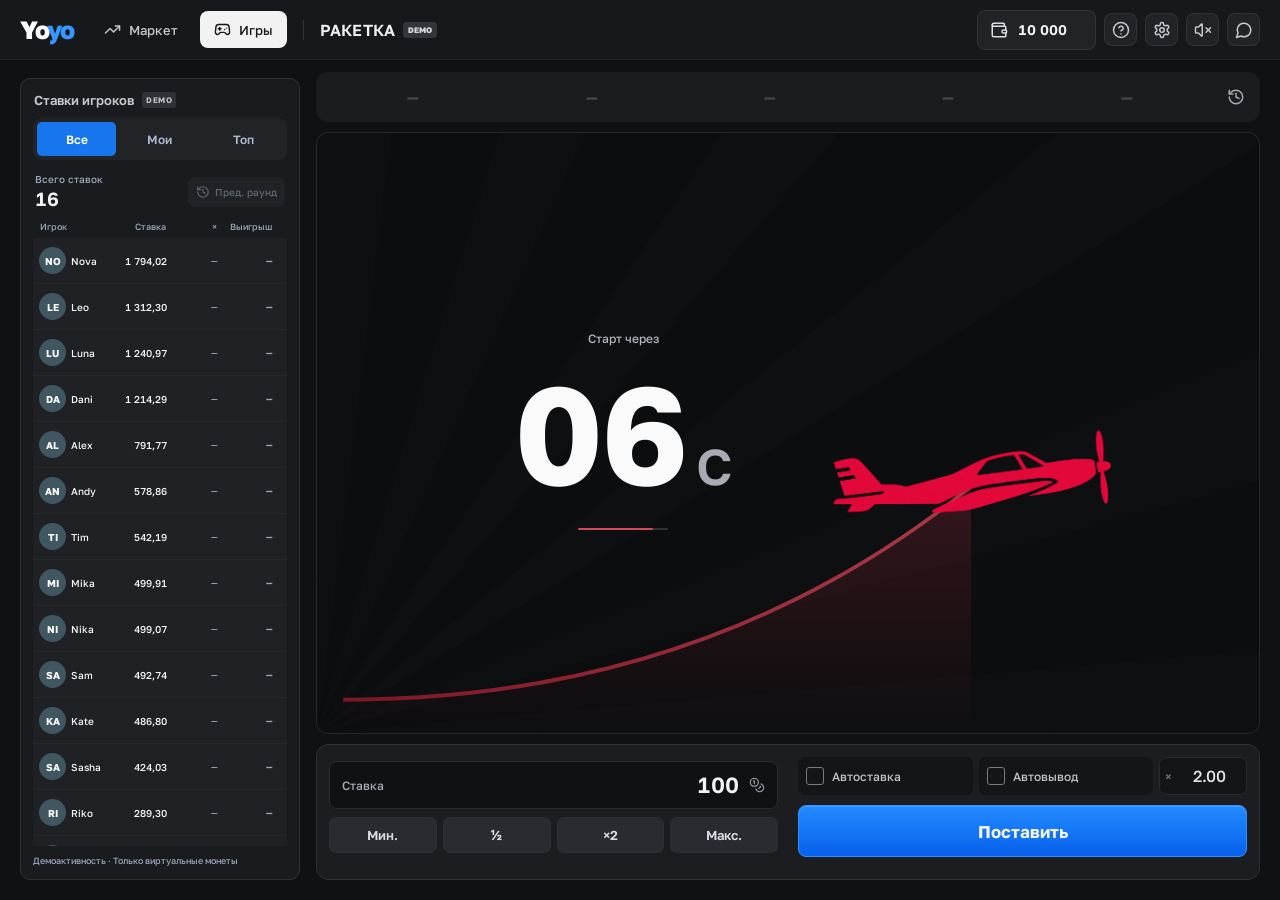
<file: index.html>
<!doctype html>
<html lang="ru">
  <head>
    <meta charset="UTF-8" />
    <meta name="viewport" content="width=device-width, initial-scale=1.0, viewport-fit=cover" />
    <meta name="theme-color" content="#101113" />
    <meta
      name="description"
      content="Ракетка — демоигра Yoyo Originals. Полёт самолёта, одна ставка и проверяемая честность SHA-256. Только виртуальные монеты."
    />
    <link rel="icon" type="image/svg+xml" href="./favicon.svg" />
    <link rel="preload" as="image" type="image/webp" href="./plane-flat.webp" fetchpriority="high" />
    <title>Ракетка · Yoyo Originals</title>
    <script type="module" crossorigin src="./assets/index-C6DSfbCG.js"></script>
    <link rel="stylesheet" crossorigin href="./assets/index-C0R9Vh5q.css">
  </head>
  <body>
    <div id="root"></div>
  </body>
</html>
</file>
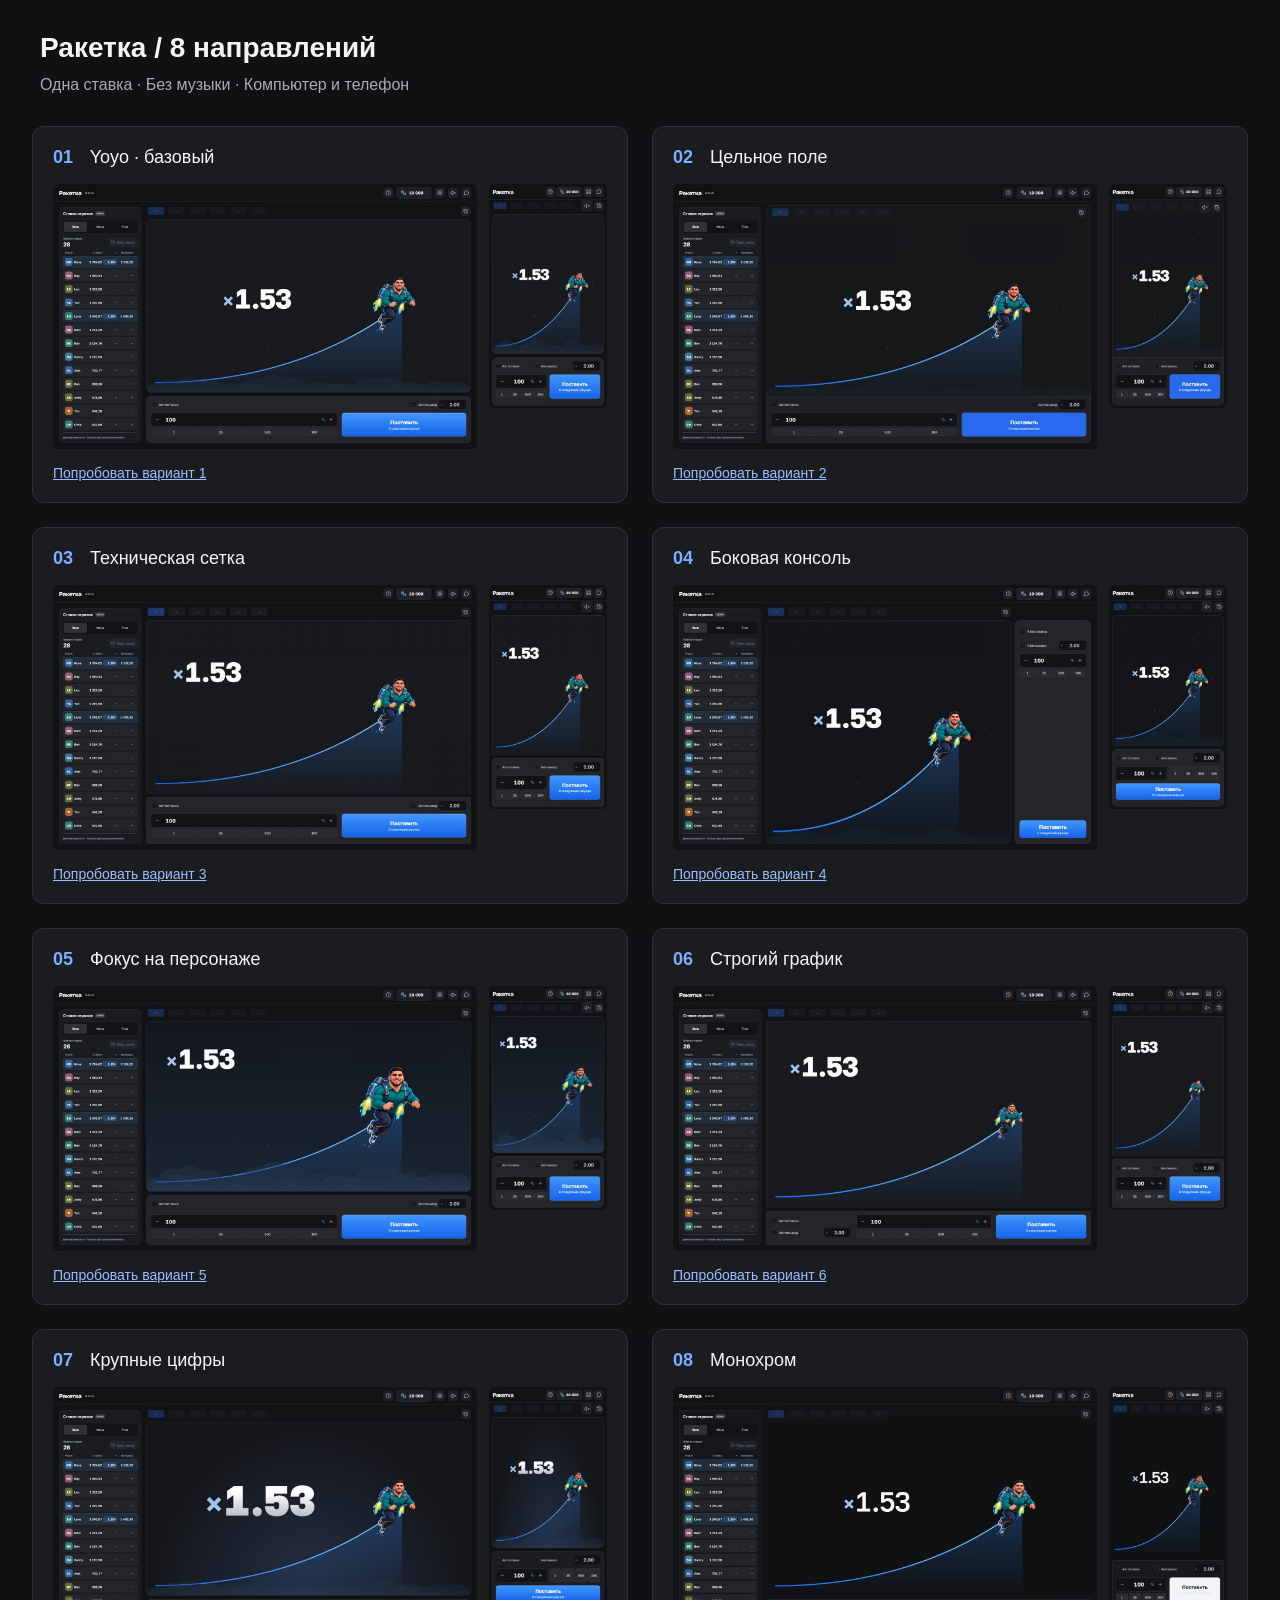
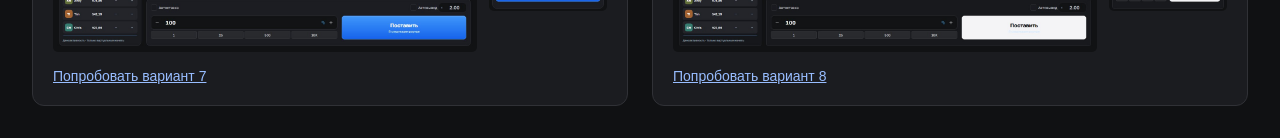
<file: docs/design-review/index.html>
<!doctype html><html lang="ru"><meta charset="utf-8"><meta name="viewport" content="width=device-width,initial-scale=1"><title>Ракетка · 8 направлений</title><style>*{box-sizing:border-box}body{margin:0;background:#101113;color:#f4f4f5;font:16px Arial,sans-serif}header{padding:32px 40px}h1{font-size:28px;margin:0 0 12px}p{color:#a9abb3;margin:0}main{padding:0 32px 32px;display:grid;grid-template-columns:1fr 1fr;gap:24px}article{padding:20px;background:#1b1c20;border:1px solid #303136;border-radius:12px;min-width:0}h2{font-size:18px;font-weight:500;margin:0 0 16px}h2 b{color:#7cafff;margin-right:12px}.pair{display:grid;grid-template-columns:minmax(0,3.6fr) minmax(0,1fr);gap:12px;align-items:start}.pair .zoom{margin:0}.pair img{width:100%;display:block;border-radius:5px}a{color:#98bdff;display:inline-block;margin-top:16px;font-size:14px} @media(max-width:800px){main{grid-template-columns:1fr;padding:12px}header{padding:24px}article{padding:12px}}</style><header><h1>Ракетка / 8 направлений</h1><p>Одна ставка · Без музыки · Компьютер и телефон</p></header><main><article><h2><b>01</b> Yoyo · базовый</h2><div class="pair"><a class="zoom" href="1-desktop.jpg" target="_blank"><img src="1-desktop.jpg"></a><a class="zoom" href="1-mobile.jpg" target="_blank"><img src="1-mobile.jpg"></a></div><a href="../../?lang=ru&design=1">Попробовать вариант 1</a></article><article><h2><b>02</b> Цельное поле</h2><div class="pair"><a class="zoom" href="2-desktop.jpg" target="_blank"><img src="2-desktop.jpg"></a><a class="zoom" href="2-mobile.jpg" target="_blank"><img src="2-mobile.jpg"></a></div><a href="../../?lang=ru&design=2">Попробовать вариант 2</a></article><article><h2><b>03</b> Техническая сетка</h2><div class="pair"><a class="zoom" href="3-desktop.jpg" target="_blank"><img src="3-desktop.jpg"></a><a class="zoom" href="3-mobile.jpg" target="_blank"><img src="3-mobile.jpg"></a></div><a href="../../?lang=ru&design=3">Попробовать вариант 3</a></article><article><h2><b>04</b> Боковая консоль</h2><div class="pair"><a class="zoom" href="4-desktop.jpg" target="_blank"><img src="4-desktop.jpg"></a><a class="zoom" href="4-mobile.jpg" target="_blank"><img src="4-mobile.jpg"></a></div><a href="../../?lang=ru&design=4">Попробовать вариант 4</a></article><article><h2><b>05</b> Фокус на персонаже</h2><div class="pair"><a class="zoom" href="5-desktop.jpg" target="_blank"><img src="5-desktop.jpg"></a><a class="zoom" href="5-mobile.jpg" target="_blank"><img src="5-mobile.jpg"></a></div><a href="../../?lang=ru&design=5">Попробовать вариант 5</a></article><article><h2><b>06</b> Строгий график</h2><div class="pair"><a class="zoom" href="6-desktop.jpg" target="_blank"><img src="6-desktop.jpg"></a><a class="zoom" href="6-mobile.jpg" target="_blank"><img src="6-mobile.jpg"></a></div><a href="../../?lang=ru&design=6">Попробовать вариант 6</a></article><article><h2><b>07</b> Крупные цифры</h2><div class="pair"><a class="zoom" href="7-desktop.jpg" target="_blank"><img src="7-desktop.jpg"></a><a class="zoom" href="7-mobile.jpg" target="_blank"><img src="7-mobile.jpg"></a></div><a href="../../?lang=ru&design=7">Попробовать вариант 7</a></article><article><h2><b>08</b> Монохром</h2><div class="pair"><a class="zoom" href="8-desktop.jpg" target="_blank"><img src="8-desktop.jpg"></a><a class="zoom" href="8-mobile.jpg" target="_blank"><img src="8-mobile.jpg"></a></div><a href="../../?lang=ru&design=8">Попробовать вариант 8</a></article></main></html>
</file>
<file: assets/index-C0R9Vh5q.css>
@font-face{font-family:Golos Text;font-style:normal;font-display:swap;font-weight:400;src:url(./golos-text-cyrillic-ext-400-normal-Bo67NYBq.woff2) format("woff2"),url(./golos-text-cyrillic-ext-400-normal-D592xEk3.woff) format("woff");unicode-range:U+0460-052F,U+1C80-1C8A,U+20B4,U+2DE0-2DFF,U+A640-A69F,U+FE2E-FE2F}@font-face{font-family:Golos Text;font-style:normal;font-display:swap;font-weight:400;src:url(./golos-text-cyrillic-400-normal-C7us6pn1.woff2) format("woff2"),url(./golos-text-cyrillic-400-normal-BwL4n7Pb.woff) format("woff");unicode-range:U+0301,U+0400-045F,U+0490-0491,U+04B0-04B1,U+2116}@font-face{font-family:Golos Text;font-style:normal;font-display:swap;font-weight:400;src:url(./golos-text-latin-ext-400-normal-BjKcJWKY.woff2) format("woff2"),url(./golos-text-latin-ext-400-normal-BXgyX_iE.woff) format("woff");unicode-range:U+0100-02BA,U+02BD-02C5,U+02C7-02CC,U+02CE-02D7,U+02DD-02FF,U+0304,U+0308,U+0329,U+1D00-1DBF,U+1E00-1E9F,U+1EF2-1EFF,U+2020,U+20A0-20AB,U+20AD-20C0,U+2113,U+2C60-2C7F,U+A720-A7FF}@font-face{font-family:Golos Text;font-style:normal;font-display:swap;font-weight:400;src:url(./golos-text-latin-400-normal-Coi1FYaD.woff2) format("woff2"),url(./golos-text-latin-400-normal-DOuJOmdK.woff) format("woff");unicode-range:U+0000-00FF,U+0131,U+0152-0153,U+02BB-02BC,U+02C6,U+02DA,U+02DC,U+0304,U+0308,U+0329,U+2000-206F,U+20AC,U+2122,U+2191,U+2193,U+2212,U+2215,U+FEFF,U+FFFD}@font-face{font-family:Golos Text;font-style:normal;font-display:swap;font-weight:500;src:url(./golos-text-cyrillic-ext-500-normal-CLsu_eDI.woff2) format("woff2"),url(./golos-text-cyrillic-ext-500-normal-InHNvB7v.woff) format("woff");unicode-range:U+0460-052F,U+1C80-1C8A,U+20B4,U+2DE0-2DFF,U+A640-A69F,U+FE2E-FE2F}@font-face{font-family:Golos Text;font-style:normal;font-display:swap;font-weight:500;src:url(./golos-text-cyrillic-500-normal-BSLQUuP1.woff2) format("woff2"),url(./golos-text-cyrillic-500-normal-hXinzVVQ.woff) format("woff");unicode-range:U+0301,U+0400-045F,U+0490-0491,U+04B0-04B1,U+2116}@font-face{font-family:Golos Text;font-style:normal;font-display:swap;font-weight:500;src:url(./golos-text-latin-ext-500-normal-9vZPKadr.woff2) format("woff2"),url(./golos-text-latin-ext-500-normal-BmtMVntR.woff) format("woff");unicode-range:U+0100-02BA,U+02BD-02C5,U+02C7-02CC,U+02CE-02D7,U+02DD-02FF,U+0304,U+0308,U+0329,U+1D00-1DBF,U+1E00-1E9F,U+1EF2-1EFF,U+2020,U+20A0-20AB,U+20AD-20C0,U+2113,U+2C60-2C7F,U+A720-A7FF}@font-face{font-family:Golos Text;font-style:normal;font-display:swap;font-weight:500;src:url(./golos-text-latin-500-normal-BznAvurO.woff2) format("woff2"),url(./golos-text-latin-500-normal-BQo4s7Kn.woff) format("woff");unicode-range:U+0000-00FF,U+0131,U+0152-0153,U+02BB-02BC,U+02C6,U+02DA,U+02DC,U+0304,U+0308,U+0329,U+2000-206F,U+20AC,U+2122,U+2191,U+2193,U+2212,U+2215,U+FEFF,U+FFFD}@font-face{font-family:Golos Text;font-style:normal;font-display:swap;font-weight:600;src:url(./golos-text-cyrillic-ext-600-normal-uuhKjiyO.woff2) format("woff2"),url(./golos-text-cyrillic-ext-600-normal-rSWq63aw.woff) format("woff");unicode-range:U+0460-052F,U+1C80-1C8A,U+20B4,U+2DE0-2DFF,U+A640-A69F,U+FE2E-FE2F}@font-face{font-family:Golos Text;font-style:normal;font-display:swap;font-weight:600;src:url(./golos-text-cyrillic-600-normal-lpQ9rVRR.woff2) format("woff2"),url(./golos-text-cyrillic-600-normal-BgvEFMNR.woff) format("woff");unicode-range:U+0301,U+0400-045F,U+0490-0491,U+04B0-04B1,U+2116}@font-face{font-family:Golos Text;font-style:normal;font-display:swap;font-weight:600;src:url(./golos-text-latin-ext-600-normal-DLLCs_GQ.woff2) format("woff2"),url(./golos-text-latin-ext-600-normal-C6iohuVX.woff) format("woff");unicode-range:U+0100-02BA,U+02BD-02C5,U+02C7-02CC,U+02CE-02D7,U+02DD-02FF,U+0304,U+0308,U+0329,U+1D00-1DBF,U+1E00-1E9F,U+1EF2-1EFF,U+2020,U+20A0-20AB,U+20AD-20C0,U+2113,U+2C60-2C7F,U+A720-A7FF}@font-face{font-family:Golos Text;font-style:normal;font-display:swap;font-weight:600;src:url(./golos-text-latin-600-normal-Bhk8uV1U.woff2) format("woff2"),url(./golos-text-latin-600-normal-B_o32mE8.woff) format("woff");unicode-range:U+0000-00FF,U+0131,U+0152-0153,U+02BB-02BC,U+02C6,U+02DA,U+02DC,U+0304,U+0308,U+0329,U+2000-206F,U+20AC,U+2122,U+2191,U+2193,U+2212,U+2215,U+FEFF,U+FFFD}@font-face{font-family:Golos Text;font-style:normal;font-display:swap;font-weight:700;src:url(./golos-text-cyrillic-ext-700-normal-D3ZaBy6G.woff2) format("woff2"),url(./golos-text-cyrillic-ext-700-normal-DPkDx3rk.woff) format("woff");unicode-range:U+0460-052F,U+1C80-1C8A,U+20B4,U+2DE0-2DFF,U+A640-A69F,U+FE2E-FE2F}@font-face{font-family:Golos Text;font-style:normal;font-display:swap;font-weight:700;src:url(./golos-text-cyrillic-700-normal-BKmY45Ip.woff2) format("woff2"),url(./golos-text-cyrillic-700-normal-ClsrbE7_.woff) format("woff");unicode-range:U+0301,U+0400-045F,U+0490-0491,U+04B0-04B1,U+2116}@font-face{font-family:Golos Text;font-style:normal;font-display:swap;font-weight:700;src:url(./golos-text-latin-ext-700-normal-0O3DoeVP.woff2) format("woff2"),url(./golos-text-latin-ext-700-normal-CezX9NlQ.woff) format("woff");unicode-range:U+0100-02BA,U+02BD-02C5,U+02C7-02CC,U+02CE-02D7,U+02DD-02FF,U+0304,U+0308,U+0329,U+1D00-1DBF,U+1E00-1E9F,U+1EF2-1EFF,U+2020,U+20A0-20AB,U+20AD-20C0,U+2113,U+2C60-2C7F,U+A720-A7FF}@font-face{font-family:Golos Text;font-style:normal;font-display:swap;font-weight:700;src:url(./golos-text-latin-700-normal-CxmN_Nfd.woff2) format("woff2"),url(./golos-text-latin-700-normal-DAuVRgMH.woff) format("woff");unicode-range:U+0000-00FF,U+0131,U+0152-0153,U+02BB-02BC,U+02C6,U+02DA,U+02DC,U+0304,U+0308,U+0329,U+2000-206F,U+20AC,U+2122,U+2191,U+2193,U+2212,U+2215,U+FEFF,U+FFFD}@font-face{font-family:Golos Text;font-style:normal;font-display:swap;font-weight:800;src:url(./golos-text-cyrillic-ext-800-normal-MgQvlP1M.woff2) format("woff2"),url(./golos-text-cyrillic-ext-800-normal-nAniE-it.woff) format("woff");unicode-range:U+0460-052F,U+1C80-1C8A,U+20B4,U+2DE0-2DFF,U+A640-A69F,U+FE2E-FE2F}@font-face{font-family:Golos Text;font-style:normal;font-display:swap;font-weight:800;src:url(./golos-text-cyrillic-800-normal-n8hjK-Mh.woff2) format("woff2"),url(./golos-text-cyrillic-800-normal-DeDNPNQP.woff) format("woff");unicode-range:U+0301,U+0400-045F,U+0490-0491,U+04B0-04B1,U+2116}@font-face{font-family:Golos Text;font-style:normal;font-display:swap;font-weight:800;src:url(./golos-text-latin-ext-800-normal-B3jauhB1.woff2) format("woff2"),url(./golos-text-latin-ext-800-normal-DctlWd28.woff) format("woff");unicode-range:U+0100-02BA,U+02BD-02C5,U+02C7-02CC,U+02CE-02D7,U+02DD-02FF,U+0304,U+0308,U+0329,U+1D00-1DBF,U+1E00-1E9F,U+1EF2-1EFF,U+2020,U+20A0-20AB,U+20AD-20C0,U+2113,U+2C60-2C7F,U+A720-A7FF}@font-face{font-family:Golos Text;font-style:normal;font-display:swap;font-weight:800;src:url(./golos-text-latin-800-normal-Dj36HFM-.woff2) format("woff2"),url(./golos-text-latin-800-normal-B_cdlg2g.woff) format("woff");unicode-range:U+0000-00FF,U+0131,U+0152-0153,U+02BB-02BC,U+02C6,U+02DA,U+02DC,U+0304,U+0308,U+0329,U+2000-206F,U+20AC,U+2122,U+2191,U+2193,U+2212,U+2215,U+FEFF,U+FFFD}:root{font-family:Golos Text,sans-serif;color:#f4f0fc;background:#0d0b14;font-synthesis:none;font-weight:450;--muted: #81798f;--purple: #a674ff;--border: #ffffff0c;--panel: #191422;--green: #8be6b4}*{box-sizing:border-box}body{margin:0;min-width:360px}button,input,a{-webkit-tap-highlight-color:transparent}button,input{font:inherit}button,a,input{outline-offset:4px}button:focus-visible,a:focus-visible,input:focus-visible{outline:2px solid #b290ff}button{cursor:pointer;border:0;color:inherit}button:disabled{cursor:default;opacity:.45}a{color:inherit;text-decoration:none}button,a{touch-action:manipulation}button{transition:background .2s,box-shadow .2s,transform .2s}button:active:not(:disabled){transform:translateY(1px)}svg{flex-shrink:0}input{min-width:0;border:0;color:inherit;background:transparent;outline:none}input:disabled{opacity:.7}::selection{background:#9d60f777}button:hover:not(:disabled){filter:brightness(1.12)}.app-shell{min-height:100dvh;background:radial-gradient(ellipse at 70% 15%,#24133316,transparent 55%),#0d0b14}.sidebar{position:fixed;left:0;top:0;bottom:0;width:78px;border-right:1px solid var(--border);display:flex;flex-direction:column;align-items:center;gap:13px;padding:25px 0 20px;background:#100e18;z-index:10}.yoyo-mark{font-size:46px;font-weight:900;line-height:.8;letter-spacing:-9px;transform:rotate(-8deg);color:#a879ff;width:39px;height:43px}.yoyo-mark span{font-size:33px;color:#efdbff;vertical-align:8px;margin-left:5px}.sidebar-divider{height:1px;background:var(--border);width:30px;margin:13px 0 8px}.nav-icon{width:48px;height:48px;display:grid;place-items:center;color:#6d657a;border-radius:14px;background:transparent;position:relative}.nav-icon.active{background:#9b61f51b;color:#b997ff;box-shadow:inset 0 0 0 1px #9b61f516}.nav-icon.active i{position:absolute;height:20px;width:3px;background:#ae7bff;left:-16px;border-radius:0 4px 4px 0;box-shadow:0 0 14px #a26cff}.sidebar-spacer{flex:1}.sidebar-label{color:#332c42;font-size:11px;font-weight:800;line-height:1.5;letter-spacing:1px;margin-bottom:18px}.main-shell{margin-left:78px}.topbar{height:89px;border-bottom:1px solid var(--border);display:flex;align-items:center;gap:25px;padding:0 42px}.wordmark{font-size:32px;font-weight:850;letter-spacing:-1.8px;display:flex;align-items:center;gap:13px}.wordmark>span{font-size:10px;text-transform:uppercase;letter-spacing:2.8px;font-weight:550;position:relative;padding-top:6px}.wordmark i{display:block;width:23px;height:2px;background:#a276e8;margin-top:6px}.header-divider{height:24px;width:1px;background:#ffffff12}.header-category{font-size:12px;color:#736b80}.header-right{margin-left:auto;display:flex;align-items:center;gap:17px}.demo-badge{font-size:10px;font-weight:650;letter-spacing:1.1px;color:#b6a4cc;display:flex;align-items:center;gap:7px}.demo-badge i{width:5px;height:5px;background:#b885ff;border-radius:50%;box-shadow:0 0 10px #a674ff77}.wallet{height:43px;display:flex;align-items:center;gap:10px;border:1px solid #ffffff0c;background:#211a2c;border-radius:11px;padding:0 10px 0 13px}.wallet strong{font-size:14px;font-weight:600;min-width:65px;font-variant-numeric:tabular-nums}.coin-icon{color:#b89be6;display:flex}.reset-button{height:27px;width:28px;display:grid;place-items:center;background:#ffffff06;border-left:1px solid #ffffff0d;border-radius:6px;color:#a39aaf}.profile-avatar{width:36px;height:36px;display:grid;place-items:center;font-size:14px;font-weight:650;color:#cab2ed;background:linear-gradient(145deg,#352541,#231b30);border:1px solid #9874b62b;border-radius:12px}main{max-width:1390px;margin:auto;padding:0 42px}.breadcrumbs{display:flex;align-items:center;gap:12px;color:#61596f;font-size:10px;padding-top:24px}.breadcrumbs a{display:flex;align-items:center;gap:7px;color:#92889f}.breadcrumbs>span:last-child{color:#a79cb7}.page-heading{display:flex;align-items:center;justify-content:space-between;margin:25px 0;gap:14px}.title-group{display:flex;gap:15px;align-items:center}.game-icon{height:54px;width:54px;display:grid;place-items:center;position:relative;background:linear-gradient(140deg,#2f214b,#21182f);border:1px solid #b17fff1a;border-radius:16px;color:#c6a1ff;box-shadow:0 8px 30px #0002}.game-icon:after{content:"";position:absolute;width:10px;height:10px;border-bottom:1px solid #be8dff;border-right:1px solid #be8dff;bottom:9px;left:10px;border-radius:0 0 4px;opacity:.5}h1{font-size:28px;font-weight:700;letter-spacing:-1px;margin:0 0 5px;display:flex;gap:12px;align-items:center}.new-badge{font-size:8px;letter-spacing:1.4px;color:#b59bd8;background:#8f5ac51a;border:1px solid #b780f414;padding:5px 7px;border-radius:5px;font-weight:550}.title-group p{margin:0;font-size:12px;color:#8a8099}.heading-actions{display:flex;gap:22px;align-items:center}.text-button{display:flex;align-items:center;gap:8px;font-size:11px;color:#a095ae;background:none;padding:12px 0}.fairness-button{display:flex;align-items:center;gap:8px;font-size:11px;color:#b7a5ce;background:#20182c;border:1px solid #b785ff14;border-radius:9px;padding:12px 14px}.fairness-button svg{color:#a779e8}.game-layout{display:grid;grid-template-columns:minmax(0,1fr) 258px;gap:22px}.game-column{min-width:0}.game-card{border:1px solid #9a73d31b;background:#15101f;border-radius:17px;overflow:hidden;box-shadow:0 14px 60px #00000018}.history-bar{display:flex;align-items:center;gap:12px;padding:12px 14px;height:58px;border-bottom:1px solid #a47acc0d;background:#181220}.history-label{display:flex;align-items:center;gap:7px;color:#72667f;font-size:10px}.history-chips{display:flex;gap:6px;overflow:auto;scrollbar-width:none;align-items:center;flex:1;min-width:0;-webkit-mask-image:linear-gradient(to right,#000 95%,transparent);mask-image:linear-gradient(to right,#000 95%,transparent)}.history-chips::-webkit-scrollbar{display:none}.history-chip{height:30px;min-width:64px;font-size:11px;letter-spacing:.1px;font-weight:550;background:#2c2340;color:#b6a0ce;border-radius:7px;padding:0 10px;white-space:nowrap;animation:chip-in .3s ease-out}.history-chip.medium{background:#422b5c;color:#d1a6ff}.history-chip.high{background:#5b3b23;color:#f7c17d}.history-empty{font-size:11px;color:#695f78;white-space:nowrap}.icon-button{height:33px;width:33px;display:grid;place-items:center;border-radius:8px;background:transparent;color:#8e809f}.history-all{background:#2b203b;width:31px;height:31px;color:#bda3d8}.scene{position:relative;height:407px;overflow:hidden;isolation:isolate;background:radial-gradient(ellipse at 70% 60%,#39235b55,transparent 60%),linear-gradient(145deg,#161020,#1a112a 55%,#191124)}.scene-grid{position:absolute;inset:0;background-image:linear-gradient(#cab5e705 1px,transparent 1px),linear-gradient(90deg,#cab5e705 1px,transparent 1px);background-size:60px 60px;-webkit-mask-image:linear-gradient(transparent,#0008);mask-image:linear-gradient(transparent,#0008)}.stars{position:absolute;inset:0}.star{position:absolute;height:2px;width:2px;background:#dcf;border-radius:50%;animation:twinkle 4s ease-in-out infinite alternate}.star--cross{width:8px;height:8px;background:#c3a0f0;clip-path:polygon(50% 0,60% 40%,100% 50%,60% 60%,50% 100%,40% 60%,0 50%,40% 40%)}.scene-top{position:absolute;top:21px;left:22px;right:22px;display:flex;justify-content:space-between;align-items:center;z-index:3}.live-label{display:flex;align-items:center;gap:7px;color:#9d88b8;text-transform:uppercase;letter-spacing:1.1px;font-size:8px;font-weight:600}.live-label i{height:5px;width:5px;border-radius:50%;background:#9e80c0}.live-label.is-live{color:#98d4bc}.live-label.is-live i{background:#8ee2b7;box-shadow:0 0 11px #96ecb96b;animation:pulse 2s infinite}.scene-round{font-family:monospace;font-size:9px;color:#6e5b85;letter-spacing:.8px}.planet{position:absolute;width:44px;height:44px;border-radius:50%;top:72px;right:74px;background:linear-gradient(145deg,#7751a33d,#34214116 70%);box-shadow:inset 1px 1px 2px #c9adff11;transform:rotate(-25deg)}.planet div{position:absolute;top:19px;left:-14px;width:72px;height:12px;border:3px solid #a785ce14;border-top-color:transparent;border-radius:50%}.orbit{position:absolute;width:580px;height:580px;border:1px solid #a780dc07;border-radius:50%;left:50%;top:22px;transform:rotate(-30deg) scaleX(1.55);pointer-events:none}.orbit--two{width:780px;height:780px;top:45px}.trajectory{position:absolute;width:100%;height:100%;inset:0}.multiplier-display{position:absolute;top:33%;left:9%;width:53%;text-align:center;z-index:2}.flight-eyebrow{font-size:9px;letter-spacing:2.2px;color:#b8a1d1;font-weight:500}.big-multiplier{font-size:clamp(66px,7.1vw,106px);font-weight:750;letter-spacing:-6px;line-height:1.24;white-space:nowrap;font-variant-numeric:tabular-nums;text-shadow:0 2px 42px #d5b4ff15}.big-multiplier>span{font-weight:450;display:inline-block;font-size:.7em;letter-spacing:-2px;color:#c3a6df;margin-left:3px}.big-multiplier>.seconds{font-size:.48em;letter-spacing:0;margin-left:10px}.flight-caption{display:flex;gap:5px;align-items:center;justify-content:center;color:#8d799f;font-size:10px;margin-top:6px}.flight-caption svg{color:#b68de6}.countdown-track{height:3px;width:106px;border-radius:3px;background:#a67bdb20;margin:18px auto 0;overflow:hidden}.countdown-track>div{background:#b17aef;height:100%;border-radius:3px;transition:width .05s linear}.pilot-position{position:absolute;transform:translate(-50%,-73%);width:148px;height:185px;z-index:2;transition:top .05s linear,left .05s linear}.pilot{width:100%;height:100%;object-fit:contain;filter:drop-shadow(0 0 13px #af64ff2f);animation:hover 3s ease-in-out infinite;position:relative;z-index:2}.jet-aura{position:absolute;width:70px;height:60px;border-radius:50%;background:#c76eff44;filter:blur(23px);left:8px;bottom:24px}.engine-spark{position:absolute;width:3px;height:3px;background:#ddb4ff;box-shadow:0 0 6px #b674ff;border-radius:50%;bottom:14px;left:14px;animation:spark 1s infinite;z-index:1}.spark-two{animation-delay:.5s;bottom:5px;left:30px}.scene--waiting .pilot-position,.scene--preparing .pilot-position{left:78%!important;top:67%!important;width:174px;height:218px}.scene--waiting .trajectory,.scene--preparing .trajectory{opacity:.3}.scene--crashed .pilot-position{animation:fly-away .65s ease-in forwards}.scene--crashed .big-multiplier,.scene--crashed .big-multiplier>span{color:#ef9cbe}.scene--crashed .flight-eyebrow{color:#cb8ba8}.scene--crashed .trajectory{opacity:.4}.crash-ring{position:absolute;width:120px;height:120px;border:1px solid #e4a5ff;border-radius:50%;left:65%;top:28%;animation:ring-out .8s ease-out forwards}.clouds{position:absolute;bottom:0;left:0;right:0;width:100%;height:64px;opacity:.8}.scene-bottom{position:absolute;bottom:14px;left:22px;right:22px;display:flex;align-items:center;justify-content:space-between;color:#716084;font-size:8px;z-index:4}.scene-bottom>span{display:flex;align-items:center;gap:5px}.scene-bottom>span:last-child{font-size:7px;letter-spacing:1.6px;color:#826d9b}.scene-toolbar{display:flex;justify-content:space-between;align-items:center;height:43px;background:#191222;padding:0 13px;border-top:1px solid #b47eff0b}.commitment-button{display:flex;gap:7px;align-items:center;background:none;color:#91819f;font-size:8px;padding:10px 0}.commitment-button>svg:first-child{color:#9f80bf}.commitment-button>span:first-of-type{font-size:9px}.commitment-button code{font-size:8px;color:#665a75;letter-spacing:.3px}.commitment-state{margin-left:6px;color:#806a94}.scene-controls{display:flex;gap:2px}.bet-panels{display:grid;grid-template-columns:1fr 1fr;gap:12px;margin-top:16px}.bet-panel{padding:15px 15px 0;background:linear-gradient(130deg,#21182e,#21192e 60%,#281b3b);border:1px solid #c38eff14;border-radius:15px;min-width:0;transition:border-color .3s}.bet-panel--flying{border-color:#7de5b52e}.bet-panel-head{display:flex;align-items:center;justify-content:space-between;gap:10px;margin-bottom:15px}.bet-number{font-size:12px;color:#b99ed5;font-weight:650;display:flex;gap:8px;align-items:center}.bet-number>span{font-size:8px;font-weight:450;letter-spacing:1.2px;color:#6e5f7e}.toggle-control{display:flex;align-items:center;gap:7px;background:none;padding:3px 0;font-size:9px;color:#9a8aa9;min-height:26px}.toggle-track{width:25px;height:15px;border-radius:12px;background:#3b2c4c;border:1px solid #ffffff04;position:relative;transition:background .2s}.toggle-track i{display:block;position:absolute;top:3px;left:3px;height:7px;width:7px;background:#8c789f;border-radius:50%;transition:transform .2s,background .2s}.checked .toggle-track{background:#9e66f0}.checked .toggle-track i{transform:translate(10px);background:#fff}.checked{color:#c8b1e0}.bet-entry-row{display:grid;grid-template-columns:minmax(0,1fr) minmax(0,1.05fr);gap:10px}.amount-box{background:#160f21;border:1px solid #b58bdf0d;border-radius:9px;min-width:0;padding:8px 6px 6px}.field-label{display:flex;align-items:center;justify-content:space-between;font-size:8px;color:#7f6d92;padding:0 5px;margin-bottom:7px}.field-label svg{color:#a089b5}.amount-input{display:flex;align-items:center;gap:2px}.amount-input>button{height:24px;width:23px;background:#2b1f3c;color:#b097ce;display:grid;place-items:center;border-radius:5px;flex-shrink:0;padding:0}.amount-input>input{text-align:center;width:100%;font-size:16px;font-weight:600;padding:0;line-height:24px;font-variant-numeric:tabular-nums}.bet-button{min-height:68px;border-radius:10px;background:linear-gradient(110deg,#833cf2,#a050fa);box-shadow:inset 0 1px #ffffff26,0 3px 18px #8a3ef322;padding:8px 3px}.bet-button>span{display:flex;align-items:center;justify-content:center;gap:3px;font-size:13px;font-weight:600;white-space:nowrap}.bet-button>span>svg{height:15px;width:15px}.bet-button>small{display:block;font-size:8px;line-height:1.4;font-weight:400;color:#e3ccff;margin-top:5px}.bet-button--cancel{background:#342544;box-shadow:inset 0 0 0 1px #b889e428}.bet-button--cancel>small{color:#9f8aaf}.bet-button--cash{background:linear-gradient(110deg,#249a74,#43b18d);box-shadow:inset 0 1px #ffffff26,0 3px 18px #3bcd7a11}.bet-button--cash>small{color:#d1ffe8}.quick-values{display:grid;grid-template-columns:repeat(4,1fr);gap:5px;margin:8px 0 13px}.quick-values>button{height:27px;border-radius:5px;background:#2e223e;color:#9a83b0;font-size:9px}.quick-values>button.selected{background:#412c59;color:#cdb1ed}.auto-cash-row{display:flex;align-items:center;justify-content:space-between;border-top:1px solid #ba91e90b;padding-top:10px;gap:12px}.target-input{display:flex;align-items:center;background:#170f22;border:1px solid #a577cb0c;border-radius:6px;width:74px;height:27px;padding:0 10px;gap:5px;color:#776288}.target-input>span{font-size:12px}.target-input input{font-size:11px;width:100%;font-weight:550;text-align:right}.target-input.enabled{color:#d0afef;border-color:#b280ef33}.bet-feedback{min-height:32px;display:flex;align-items:center;justify-content:center;gap:4px;font-size:8px;color:#766184;padding:8px 0;text-align:center;line-height:1.4}.bet-feedback.success{color:#83d7a9;animation:receipt-in .4s ease-out}.error-text{color:#ff9baf}.under-game{display:flex;justify-content:space-between;gap:10px;font-size:9px;color:#685d75;padding:15px 3px}.under-game>span{display:flex;gap:6px;align-items:center}.under-game>span:last-child svg{color:#8b6ba7}.flight-sidebar{display:flex;flex-direction:column;gap:16px}.flight-card,.how-card{border:1px solid #ad7cde0d;border-radius:14px;background:#18131f;padding:19px 17px}.card-heading{display:flex;justify-content:space-between;align-items:center;gap:8px}.card-heading h2{font-size:12px;font-weight:550;margin:0}.card-heading>svg{color:#5d4a71}.small-pill{font-size:7px;letter-spacing:1px;background:#68dba50c;color:#81ba9d;border:1px solid #68dba511;border-radius:4px;padding:4px 5px}.flight-card-round{display:flex;justify-content:space-between;align-items:center;margin:19px 0 15px;font-size:8px;color:#6f617e}.flight-card-round strong{font-size:9px;font-family:monospace;letter-spacing:.3px;font-weight:400;color:#a18bb4}.personal-bets{display:flex;flex-direction:column;gap:8px}.personal-bet{background:#21182c;border:1px solid #a775cf0c;border-radius:8px;display:flex;align-items:center;gap:8px;padding:12px 9px}.personal-bet-icon{height:28px;width:28px;border-radius:8px;display:grid;place-items:center;background:#2d203d;color:#8e6eab}.personal-bet>div{display:flex;flex-direction:column;gap:4px}.personal-bet strong{font-size:10px;font-weight:450;color:#c0afcf}.personal-bet>div>span{font-size:7px;color:#786187}.personal-bet>b{font-weight:450;font-size:11px;display:flex;gap:4px;align-items:center;margin-left:auto;color:#bda7cf}.personal-bet>b svg{color:#7b628d}.personal-bet.won{border-color:#71dbaa16}.personal-bet.won .personal-bet-icon{color:#89d3aa;background:#6dce9d14}.personal-bet.won>div>span,.personal-bet.won>b{color:#91d8ae}.flight-tips{display:flex;gap:9px;align-items:center;padding-top:18px}.tip-icon{color:#a573da}.flight-tips p{font-size:9px;line-height:1.7;color:#8c789d;margin:0}.flight-tips strong{font-weight:450;color:#b5a0c7}.how-card{padding-bottom:0}.how-card ol{list-style:none;padding:0;margin:20px 0 8px;display:flex;flex-direction:column;gap:21px}.how-card li{display:flex;gap:13px;position:relative}.how-card li+li:before{content:"";position:absolute;left:12px;top:-21px;height:21px;border-left:1px dashed #b783e626}.how-card li>span{height:27px;width:27px;background:#a36ddd0c;border:1px solid #c38aff14;border-radius:8px;font-size:9px;color:#a484bf;display:grid;place-items:center;flex-shrink:0}.how-card strong{font-size:10px;font-weight:450;color:#bdaccb}.how-card p{font-size:9px;line-height:1.7;margin:5px 0 0;color:#776485}.how-card>button{display:flex;align-items:center;justify-content:space-between;width:100%;font-size:9px;color:#a382be;background:transparent;border-top:1px solid #b582df0b;margin-top:18px;padding:13px 0}.proof-card{position:relative;display:flex;flex-direction:column;align-items:flex-start;border:1px solid #ad7cde14;border-radius:14px;overflow:hidden;background:radial-gradient(ellipse at 100% 0,#7544b32b,transparent 70%),#1b1425;padding:18px;text-align:left;flex:1;min-height:157px}.proof-card:after{content:"";position:absolute;width:140px;height:140px;right:-82px;bottom:-30px;border:1px solid #af76e41a;border-radius:50%;box-shadow:0 0 0 22px #ad7ee908,0 0 0 44px #ad7ee905}.proof-card-icon{color:#b88fe5;margin-bottom:12px}.proof-card>strong{font-size:12px;font-weight:500}.proof-card>p{font-size:9px;line-height:1.7;color:#887196;margin:7px 0 18px}.proof-card>span:last-of-type{font-size:9px;color:#b18ad1;display:flex;align-items:center;gap:9px;margin-top:auto}footer{display:flex;align-items:center;gap:18px;padding:24px 0 26px;border-top:1px solid #ffffff07;margin-top:19px}.footer-brand{display:flex;align-items:center;gap:7px;font-size:19px;font-weight:800;letter-spacing:-1px;color:#4c405b}.footer-brand span{font-size:6px;text-transform:uppercase;letter-spacing:1.3px;font-weight:500;color:#685975}footer p{font-size:8px;color:#60516d;margin:0}.footer-protocol{margin-left:auto;font-size:8px;color:#655473;display:flex;gap:6px;align-items:center}.footer-protocol>i{height:4px;width:4px;border-radius:50%;background:#729a815f}.fatal-error{border:1px solid #e29bb74a;background:#51213352;color:#eac0cf;padding:14px;margin-bottom:15px;font-size:12px;border-radius:10px}.modal{background:#1b1427;color:#eee6f8;border:1px solid #9e74c52e;border-radius:20px;width:570px;max-width:calc(100vw - 28px);max-height:calc(100dvh - 40px);padding:25px;box-shadow:0 30px 150px #0009;overflow:auto;scrollbar-width:thin;scrollbar-color:#513767 #20162e}.modal::backdrop{background:#07040dc4;-webkit-backdrop-filter:blur(7px);backdrop-filter:blur(7px)}.modal-head{display:flex;justify-content:space-between;align-items:center;gap:15px;margin-bottom:23px}.modal h2{font-size:19px;font-weight:600;letter-spacing:-.5px;margin:0}.modal-head>.icon-button{background:#2b203a}.proof-intro{display:flex;align-items:center;gap:12px;margin-bottom:23px}.proof-icon{height:47px;width:47px;display:grid;place-items:center;background:#a774eb13;color:#bb93ed;border-radius:13px}.proof-intro strong{font-size:13px;font-family:monospace;letter-spacing:.5px}.proof-intro p{font-size:10px;margin:6px 0 0;color:#927ca5}.protocol{font-size:8px;background:#2e213e;padding:6px;border-radius:5px;color:#b195cc;margin-left:auto;white-space:nowrap}.proof-tabs{display:flex;gap:4px;background:#120c1b;padding:5px;border-radius:10px;margin-bottom:19px}.proof-tabs>button{flex:1;background:transparent;border-radius:7px;padding:10px;font-size:11px;color:#8e77a4}.proof-tabs>button.active{background:#332241;color:#ddc8f4}.notice{display:flex;align-items:flex-start;gap:10px;background:#a375da0b;color:#b69cca;border:1px solid #a577d713;border-radius:9px;padding:12px;font-size:11px;line-height:1.6;margin-bottom:18px}.notice svg{margin-top:2px}.proof-fields{display:grid;grid-template-columns:1fr 1fr;gap:14px}.proof-fields>label{font-size:9px;color:#a38ab8;display:flex;flex-direction:column;gap:7px}.proof-fields>label:nth-child(-n+3){grid-column:1/-1}.proof-fields input{background:#120d1b;border:1px solid #ae82d022;border-radius:7px;font-family:monospace;font-size:11px;color:#cfb9e1;padding:12px;width:100%;min-height:40px}.proof-fields input[readonly]{color:#8d779e;border-color:#ae82d00b}.proof-fields input:not([readonly]){border-color:#9866c94d}.proof-fields input::placeholder{color:#756285;font-size:10px}.proof-actions{display:flex;gap:10px;margin:20px 0}.primary-button{background:linear-gradient(110deg,#8743dc,#a65af2);color:#fff;font-size:12px;font-weight:500;border-radius:9px;padding:13px 17px;display:flex;gap:9px;align-items:center;justify-content:center;min-height:44px}.proof-actions>.primary-button{flex:1}.proof-actions>.icon-button{height:44px;width:44px;background:#2c1f3c}.verify-result{display:flex;align-items:flex-start;gap:10px;font-size:11px;line-height:1.6;border:1px solid;padding:13px;border-radius:9px;margin-bottom:15px}.verify-result code{display:block;font-size:8px;word-break:break-all;color:#a593b6;margin-top:8px}.verify-result.valid{color:#a1e8c2;background:#4c996411;border-color:#82dba52c}.verify-result.invalid{color:#e7a2b7;background:#a23f5e0d;border-color:#ea8eb82c}.next-proof{font-size:10px;color:#a18bb5;padding:13px 0;border-top:1px solid #ad7bdd16}.next-proof summary{cursor:pointer;padding:5px 0}.next-proof code{display:block;word-break:break-all;font-size:9px;margin:10px 0;color:#c5a6de}.next-proof small{font-size:9px;color:#8f76a5}.proof-footnote{font-size:10px;line-height:1.7;color:#806a93;margin:16px 0 0}.help-hero{background:radial-gradient(at 80% 50%,#7b3fcf2b,transparent),#241a32;padding:23px;border:1px solid #bd81ff16;border-radius:12px;display:flex;align-items:center;gap:23px;color:#bc8af6}.help-hero h3{font-size:21px;font-weight:500;line-height:1.35;color:#e8d6fa;margin:0;letter-spacing:-.4px}.help-steps{padding-left:22px;display:flex;flex-direction:column;gap:15px;color:#af99c1;font-size:12px;line-height:1.7;margin:23px 0}.help-steps li::marker{color:#b384e5}.help-steps li{padding-left:6px}.wide{width:100%;margin-top:21px}.modal-description{font-size:11px;color:#a18cb5;line-height:1.7;margin-top:-5px}.empty-history{text-align:center;padding:45px 5px;color:#a17ebf}.empty-history h3{font-size:17px;font-weight:500;color:#ccaddf}.empty-history p{font-size:11px;color:#92799f}.history-list{display:flex;flex-direction:column;gap:7px;margin-top:20px}.history-list>button{display:flex;align-items:center;justify-content:space-between;gap:10px;padding:14px 12px;background:#251b32;border-radius:8px;font-size:10px;color:#a68bbd}.history-list>button>span:first-child{display:flex;gap:9px;align-items:center;font-family:monospace}.history-list>button>span:nth-child(2){color:#d4b8e8;font-size:13px}.history-list>button>span:nth-child(3){font-size:8px;color:#816890}.purple-text{color:#c68dff!important}.toast{position:fixed;bottom:30px;left:50%;transform:translate(-50%);display:flex;align-items:center;gap:10px;max-width:calc(100vw - 28px);padding:15px 18px;background:#30203f;border:1px solid #b980f333;border-radius:12px;box-shadow:0 8px 60px #0008;font-size:11px;z-index:100;color:#d7bcec;animation:receipt-in .25s ease-out}.toast>button{display:grid;place-items:center;background:transparent;color:#ac8ac1;padding:0;margin-left:4px}@keyframes hover{0%,to{transform:translateY(0) rotate(-2deg)}50%{transform:translateY(-7px) rotate(1deg)}}@keyframes twinkle{to{opacity:.12}}@keyframes pulse{50%{opacity:.5}}@keyframes spark{to{transform:translate(-30px,28px);opacity:0}}@keyframes fly-away{to{transform:translate(200%,-240%) scale(.3);opacity:0}}@keyframes ring-out{to{transform:scale(3);opacity:0}}@keyframes receipt-in{0%{opacity:0;translate:0 5px}to{opacity:1;translate:0 0}}@keyframes chip-in{0%{opacity:0;transform:scale(.8)}to{opacity:1;transform:scale(1)}}@media(min-width:1600px){main{max-width:1430px}.scene{height:470px}.game-layout{grid-template-columns:minmax(0,1fr) 280px}.flight-card,.how-card,.proof-card{padding:23px}.big-multiplier{font-size:120px}.pilot-position{width:185px;height:230px}.scene--waiting .pilot-position{width:200px;height:250px}.bet-panel{padding:18px 20px 0}.bet-button{min-height:78px}.bet-button>span{font-size:15px}.bet-button>small{font-size:10px}.amount-input>input{font-size:20px}.field-label{font-size:9px}.toggle-control{font-size:10px}.bet-number>span{font-size:9px}.bet-panel-head{margin-bottom:17px}.bet-feedback{min-height:37px;font-size:9px}.scene-bottom{bottom:18px}.how-card ol{gap:29px}.how-card li+li:before{height:29px;top:-29px}}@media(max-width:1200px){.topbar{padding:0 26px}main{padding:0 26px}.game-layout{grid-template-columns:minmax(0,1fr) 225px;gap:16px}.flight-card,.how-card,.proof-card{padding:16px 13px}.bet-panel{padding:13px 11px 0}.bet-entry-row{gap:7px}.bet-button>span{font-size:11px}.bet-button>small{font-size:7px}.scene{height:365px}.big-multiplier{font-size:79px}.pilot-position{width:130px;height:164px}.scene--waiting .pilot-position{width:150px;height:190px}.personal-bet{padding:10px 7px;gap:6px}.personal-bet-icon{height:25px;width:25px}.personal-bet>b{font-size:10px}.how-card ol{gap:16px}.how-card li+li:before{height:16px;top:-16px}.proof-card{min-height:145px}.footer-protocol{display:none}}@media(max-width:1020px){.game-layout{grid-template-columns:minmax(0,1fr)}.flight-sidebar{display:none}.scene{height:400px}.pilot-position{width:155px;height:195px}.scene--waiting .pilot-position{width:180px;height:225px}.big-multiplier{font-size:100px}.bet-button>span{font-size:14px}.bet-button>small{font-size:9px}.bet-panel{padding:16px 17px 0}.toggle-control{font-size:10px}.scene-top{top:23px}.header-category,.header-divider{display:none}.bet-feedback{font-size:9px}.amount-box{padding:9px 8px 7px}.bet-entry-row{gap:11px}.bet-button{min-height:72px}.field-label{font-size:9px}.amount-input>input{font-size:19px}.quick-values>button{font-size:10px;height:29px}.auto-cash-row{padding-top:9px}}@media(max-width:680px){.sidebar{display:none}.main-shell{margin-left:0}.topbar{height:73px;padding:0 20px;gap:8px}.wordmark{font-size:29px;gap:9px}.wordmark>span{font-size:7px;letter-spacing:1.5px}.wordmark i{width:18px;margin-top:4px}.header-right{gap:10px}.profile-avatar{display:none}.wallet{height:38px;gap:7px;padding:0 7px 0 10px;border-radius:9px}.wallet strong{font-size:12px;min-width:54px}.coin-icon svg{width:16px;height:16px}.demo-badge{font-size:7px;letter-spacing:.7px;gap:4px}.demo-badge i{width:4px;height:4px}.reset-button{width:24px;height:25px}.reset-button svg{width:14px}.breadcrumbs{padding-top:17px;font-size:9px;gap:7px}.breadcrumbs>span:last-child{display:none}.breadcrumbs>svg:last-of-type{display:none}main{padding:0 16px}.page-heading{margin:22px 0 21px;gap:5px}.game-icon{width:44px;height:44px;border-radius:13px}.game-icon svg{height:22px;width:22px}.title-group{gap:10px}h1{font-size:24px;gap:8px;margin-bottom:5px}.new-badge{font-size:6px;padding:4px 5px;letter-spacing:1px}.title-group p{font-size:10px}.heading-actions{gap:11px}.heading-actions .text-button{padding:12px 2px}.heading-actions .text-button>span{display:none}.fairness-button{padding:10px;gap:5px;border-radius:8px}.fairness-button span{font-size:9px}.fairness-button svg{width:15px;height:15px}.game-card{border-radius:14px}.history-bar{padding:10px;height:51px;gap:9px}.history-label>span{display:none}.history-label{padding:0 1px}.history-chip{height:28px;min-width:59px;font-size:10px;border-radius:6px}.history-empty{font-size:9px}.history-all{height:29px;width:29px}.scene{height:320px}.scene-top{top:17px;left:17px;right:17px}.live-label{font-size:6px;letter-spacing:1px;gap:5px}.scene-round{font-size:7px}.multiplier-display{left:4%;top:34%;width:57%}.big-multiplier{font-size:75px;letter-spacing:-4px;line-height:1.2}.flight-eyebrow{font-size:7px;letter-spacing:1.3px}.flight-caption{font-size:8px;gap:3px;margin-top:8px}.flight-caption svg{width:11px;height:11px}.pilot-position{width:107px;height:139px}.scene--waiting .pilot-position,.scene--preparing .pilot-position{width:130px;height:163px;left:78%!important;top:70%!important}.planet{width:34px;height:34px;right:44px;top:56px}.planet div{width:54px;height:10px;left:-11px;top:15px;border-width:2px}.clouds{height:47px}.scene-bottom{left:14px;right:14px;bottom:11px;font-size:6px}.scene-bottom svg{width:10px;height:10px}.scene-bottom>span:last-child{font-size:5px;letter-spacing:1px}.scene-toolbar{height:40px;padding:0 9px}.commitment-button{gap:5px;font-size:7px}.commitment-button>span:first-of-type{font-size:7px}.commitment-button code{font-size:7px;letter-spacing:0}.commitment-state{font-size:6px;margin-left:3px}.scene-controls>.icon-button{width:27px;height:29px}.fullscreen-button{display:none}.countdown-track{width:80px;height:2px;margin-top:15px}.bet-panels{margin-top:12px;gap:12px;grid-template-columns:1fr}.bet-panel{padding:14px 15px 0;border-radius:13px}.bet-panel-head{margin-bottom:11px}.bet-number{font-size:12px}.bet-number>span{font-size:8px}.toggle-control{font-size:10px;min-height:30px;gap:8px}.toggle-track{width:28px;height:16px}.toggle-track i{width:8px;height:8px}.checked .toggle-track i{transform:translate(11px)}.bet-entry-row{grid-template-columns:minmax(0,1fr) minmax(0,1.15fr);gap:12px}.amount-box{padding:8px 7px 7px;border-radius:8px}.field-label{font-size:8px;margin-bottom:5px}.amount-input>button{height:27px;width:27px;border-radius:5px}.amount-input>input{font-size:21px;font-weight:550}.bet-button{min-height:65px;border-radius:9px}.bet-button>span{font-size:15px;gap:5px}.bet-button>span>svg{height:17px;width:17px}.bet-button>small{font-size:8px;margin-top:5px}.quick-values{margin:8px 0 9px;gap:6px}.quick-values>button{height:30px;font-size:10px}.auto-cash-row{padding-top:6px}.target-input{height:31px;width:85px}.target-input>input{font-size:12px}.bet-feedback{min-height:29px;font-size:8px;padding:6px 0}.under-game{font-size:7px;padding:13px 1px;gap:6px}.under-game>span{gap:4px}.under-game svg{width:11px;height:11px}footer{gap:13px;padding:20px 0;margin-top:7px;align-items:flex-start}footer p{font-size:7px;line-height:1.7;max-width:190px}.footer-brand{font-size:17px;gap:6px}.footer-brand span{font-size:5px;letter-spacing:1px}.mobile-bottom-label{display:flex;align-items:center;gap:9px;padding:13px 17px;border-top:1px solid #ffffff05;color:#655373;font-size:7px;letter-spacing:1px;background:#100d17}.mobile-bottom-label>span:last-child{margin-left:auto;display:flex;gap:4px;align-items:center;letter-spacing:0;font-size:7px}.toast{bottom:20px;font-size:10px;padding:13px 12px;min-width:280px;line-height:1.5}.modal{padding:20px 17px;border-radius:16px}.modal h2{font-size:18px}.modal-head{margin-bottom:19px}.proof-intro{gap:9px}.proof-intro p{font-size:9px}.protocol{font-size:6px;padding:5px}.proof-fields{gap:12px}.proof-fields>label{font-size:8px}.proof-fields input{font-size:10px;padding:11px 9px}.proof-footnote{font-size:9px}.help-hero{padding:20px 16px;gap:17px}.help-hero h3{font-size:19px}.help-steps{font-size:11px}.history-list>button{padding:13px 9px;gap:6px}.history-list>button>span:first-child{font-size:9px;gap:6px}.history-list>button>span:nth-child(3){font-size:7px}.history-list svg{width:14px}}@media(max-width:390px){.topbar{padding:0 15px}.wordmark{font-size:27px;gap:7px}.wordmark>span{font-size:6px;letter-spacing:1.2px}.header-right{gap:8px}.demo-badge{font-size:6px}main{padding:0 12px}.game-icon{display:none}.title-group{gap:0}h1{font-size:25px}.heading-actions{gap:9px}.scene{height:295px}.big-multiplier{font-size:69px}.pilot-position{width:99px;height:127px}.scene--waiting .pilot-position{width:120px;height:151px}.flight-caption{font-size:7px}.bet-panel{padding:13px 13px 0}.commitment-state{display:none}.under-game>span:last-child{font-size:6px}.wallet strong{min-width:50px}}@media(prefers-reduced-motion:reduce){*,*:before,*:after{animation:none!important;transition:none!important;scroll-behavior:auto!important}.scene--crashed .pilot-position{opacity:.25}.crash-ring{display:none}}@media(max-width:680px){.toggle-control{min-height:36px}.quick-values>button{height:36px;font-size:11px}.amount-input>button{height:33px;width:30px}.field-label{font-size:9px}.bet-button{min-height:71px}.bet-feedback{font-size:9px;min-height:32px}.target-input{height:34px}.scene--flying .pilot-position{transition:top .1s linear,left .1s linear}.history-empty{white-space:normal;line-height:1.4}}.round-summary{display:flex;align-items:center;gap:20px;padding:15px;border-radius:10px;background:#b475fa0c;border:1px solid #b475fa15;margin-bottom:18px}.round-summary>strong{font-size:30px;font-weight:650;color:#d6b4ff;letter-spacing:-1px}.round-summary>div{display:flex;flex-direction:column;gap:5px}.round-summary span{font-size:11px;color:#c9addd}.round-summary small{font-size:9px;color:#9477a8}.scene--flying .pilot-position{animation:launch .6s ease-out}@keyframes launch{0%{transform:translate(-50%,-65%) rotate(-8deg) scale(.92)}to{transform:translate(-50%,-73%) rotate(0) scale(1)}}:root{color:#f5f6f8;background:#191b20;--muted: #969aa4;--purple: #70b4ff;--border: #ffffff0d;--panel: #24262c;--green: #66dbac}button:focus-visible,a:focus-visible,input:focus-visible{outline-color:#69baff}::selection{background:#2686ff66}.app-shell{background:radial-gradient(ellipse at 50% 0,#25304333,transparent 65%),#191b20}.sidebar{background:#1d1f24;border-color:#ffffff09}.sidebar-label{color:#555a66}.yoyo-mark{color:#439cff}.yoyo-mark span{color:#c9e6ff}.nav-icon{color:#8d929d}.nav-icon.active{color:#79bdff;background:#2783fa1c;box-shadow:inset 0 0 0 1px #388aff25}.nav-icon.active i{background:#328eff;box-shadow:0 0 12px #328eff55}.topbar{height:68px;padding:0 28px;background:#1d1f24;border-color:#ffffff09}.wordmark i{background:#3797ff}.header-category,.demo-badge{color:#9298a4}.demo-badge i{background:#4fa6ff;box-shadow:0 0 10px #318bff55}.header-right{gap:12px}.wallet{height:40px;background:#272a31;border-color:#ffffff0c;border-radius:12px}.wallet strong{color:#f5f7fa}.coin-icon,.reset-button{color:#8fcaff}.reset-button{background:#ffffff05}.language-switcher{display:flex;gap:2px;padding:3px;background:#272a31;border:1px solid #ffffff0d;border-radius:11px}.language-switcher button{min-height:32px;min-width:32px;padding:5px;border-radius:8px;color:#959aa6;background:transparent;font-size:10px;font-weight:650}.language-switcher button[aria-pressed=true]{color:#fff;background:linear-gradient(#429eff,#1766ef);box-shadow:inset 0 1px #ffffff3d,0 2px 7px #0665ff26}main{max-width:1320px;padding:0 28px}.breadcrumbs{padding-top:18px}.breadcrumbs,.breadcrumbs a{color:#8c929e}.breadcrumbs>span:last-child{color:#d0d5de}.page-heading{margin:18px 0}.title-group p{color:#9299a5}.game-icon{width:46px;height:46px;color:#78baff;background:#2c3441;border-color:#438eff26;box-shadow:none}.game-icon:after{border-color:#75b8ff}.new-badge{color:#8fc6ff;background:#247aff16;border-color:#388eff25}.heading-actions{gap:14px}.text-button{color:#a1a8b4}.fairness-button{color:#c1cfdf;background:#292d35;border-color:#ffffff0b}.fairness-button svg{color:#74b8ff}.game-layout{grid-template-columns:minmax(0,1fr) 240px;gap:20px}.game-card{border:0;border-radius:0;background:none;box-shadow:none;overflow:visible}.history-bar{height:40px;margin-bottom:8px;padding:4px 0;border:0;background:none;gap:10px}.history-label{color:#9097a3}.history-chips{gap:6px}.history-chip{height:30px;min-width:64px;color:#b7d8ff;background:#293e5d;border-radius:8px;font-size:11px;box-shadow:inset 0 1px #ffffff08}.history-chip.medium{background:#244c73;color:#8cd5ff}.history-chip.high{background:#504027;color:#ffd68d}.history-empty{font-size:11px;color:#858d9b}.history-all{width:32px;height:32px;background:#292c33;color:#a7b1c0}.scene{height:350px;border:1px solid #ffffff10;border-radius:17px;background:radial-gradient(ellipse at 76% 42%,#28569438,transparent 65%),linear-gradient(140deg,#1b202a,#1b2638 70%,#1c2633)}.scene-grid{opacity:.5;background-image:linear-gradient(#9dc7ff07 1px,transparent 1px),linear-gradient(90deg,#9dc7ff07 1px,transparent 1px)}.star{background:#b4d5ff}.star--cross{background:#91b8e5}.live-label{color:#a1b5d0}.live-label.is-live{color:#7cdbb6}.scene-round{color:#7588a4}.planet{background:linear-gradient(145deg,#7cacf332,#29466913 70%);box-shadow:inset 1px 1px 2px #d0e4ff0d}.planet div{border-color:#7cbbff17;border-top-color:transparent}.orbit{border-color:#9fc8ff0b}.flight-eyebrow{color:#9dc0e8;font-size:9px;letter-spacing:1.4px}.big-multiplier{color:#f4f8ff;font-size:94px;text-shadow:0 0 38px #5a9cff22}.big-multiplier>span{color:#8cbfff}.flight-caption{color:#9aabc1}.flight-caption svg{color:#7cbcff}.countdown-track{background:#65abff1f;margin-top:12px}.countdown-track>div{background:#4fa4ff}.pilot{filter:drop-shadow(0 0 12px #4598ff28)}.jet-aura{background:#439cff33}.engine-spark{background:#a8d9ff;box-shadow:0 0 6px #60b6ff}.scene--crashed .big-multiplier,.scene--crashed .big-multiplier>span{color:#ff9eac}.scene--crashed .flight-eyebrow{color:#ea9eac}.crash-ring{border-color:#82baff}.scene-bottom{color:#6e83a1}.scene-bottom>span:last-child{color:#7891b2}.scene-toolbar{height:34px;padding:0 4px;background:none;border:0}.commitment-button{color:#8396b1;padding:8px 0}.commitment-button>svg:first-child{color:#76b6ff}.commitment-button code{color:#71849e}.commitment-state{color:#768aa5}.scene-controls .icon-button{color:#b0b9c8}.scene-controls .icon-button[aria-pressed=true]{color:#79bbff}.bet-panels{grid-template-columns:repeat(2,minmax(0,1fr));margin-top:4px;gap:12px}.bet-panel{position:relative;padding:10px 10px 4px;border:1px solid #ffffff0c;border-radius:17px;background:linear-gradient(145deg,#292b31,#24262c);box-shadow:inset 0 1px #ffffff03}.bet-panel--flying{border-color:#4eaeff40}.bet-settings{display:grid;grid-template-columns:1fr 1.1fr 77px;align-items:center;gap:5px;padding:0;margin-bottom:8px}.toggle-control{min-height:32px;font-size:10px;font-weight:550;gap:6px;padding:0;color:#b5b9c2;white-space:nowrap}.toggle-control:disabled{opacity:.7}.toggle-track{width:19px;height:19px;display:grid;place-items:center;flex-shrink:0;border:1px solid #ffffff12;border-radius:5px;background:#1b1d22;box-shadow:inset 0 1px 3px #0004}.toggle-track svg{width:12px;height:12px}.checked .toggle-track{background:linear-gradient(#3c9cff,#1e73ec);border-color:#70baff55;color:#fff}.target-input{width:100%;height:32px;border-radius:8px;padding:0 7px;gap:4px;background:#191b20;border:1px solid #ffffff0a;color:#929ba9}.target-input>span{color:#707d90;font-size:12px}.target-input input{text-align:right;font-size:16px;font-weight:550}.target-input.enabled{color:#c2e1ff;border-color:#3d9aff65;background:#1d2b3b}.bet-entry-row{grid-template-columns:minmax(0,1fr) minmax(0,1.1fr);gap:8px}.stake-controls{min-width:0;padding:0}.amount-box{background:#131519;border:1px solid #ffffff09;border-radius:10px;padding:3px}.amount-input{height:37px;gap:3px}.amount-input>button{width:26px;height:30px;border-radius:7px;background:#24272e;color:#969fac}.amount-input>button svg{width:16px;height:16px}.amount-input>input{font-size:19px;font-weight:600;line-height:28px}.amount-coin{color:#5bb7ff;width:13px;height:13px}.quick-values{margin-top:5px;gap:4px}.quick-values>button{height:25px;border-radius:7px;border:1px solid #ffffff08;background:#303239;color:#afb5c0;font-size:10px}.quick-values>button.selected{background:#23476c;color:#b2d9ff;border-color:#449dff36}.bet-button{min-height:74px;padding:9px 5px;border:1px solid #73b5ff38;border-radius:13px;background:linear-gradient(180deg,#429fff,#1767fa);box-shadow:inset 0 1px #c5e4ff59,0 9px 20px #0b66ff24}.bet-button>span{font-size:18px;font-weight:650;text-transform:none;letter-spacing:-.3px;column-gap:6px;flex-wrap:wrap}.bet-button>small{color:#d6eaff;font-size:9px;margin-top:5px;font-weight:450}.bet-button:hover:not(:disabled){filter:brightness(1.08);box-shadow:inset 0 1px #d8eeff77,0 8px 24px #167aff38}.bet-button--cancel{background:linear-gradient(#414753,#333a47);border-color:#737e9629;box-shadow:inset 0 1px #ffffff16}.bet-button--cancel>small{color:#bec9da}.bet-button--cash{background:linear-gradient(#28c99b,#11926f);border-color:#6ce0bd66;box-shadow:inset 0 1px #caffec4f,0 7px 20px #11b4871c}.bet-button--cash>small{color:#d3fff1}.cash-multiplier{font-size:16px;font-weight:550}.bet-feedback{min-height:23px;padding:5px 0 2px;font-size:9px;line-height:1.4;color:#969fac}.bet-feedback.success{color:#79e0b7;font-weight:600}.error-text{color:#ffabb5}.under-game{padding-top:12px;font-size:9px;color:#7d8898}.flight-card,.how-card{background:#24262c;border-color:#ffffff09}.card-heading>svg{color:#8299b8}.flight-card-round,.flight-card-round strong{color:#8c9eb8}.personal-bet{background:#2b2f37;border-color:#ffffff07}.personal-bet-icon{background:#2d425c;color:#7dbbff}.personal-bet strong{color:#dbe7f5}.personal-bet>div>span{color:#929caa}.personal-bet>b{color:#a9c8ee}.flight-tips p,.how-card p{color:#8c98a9}.flight-tips strong,.how-card strong{color:#ccd7e7}.tip-icon{color:#80bfff}.how-card li>span{background:#2a3d57;border-color:#4f95e42b;color:#9bcaff}.how-card>button{color:#8cc5ff;border-color:#ffffff0b}.proof-card{background:radial-gradient(ellipse at 100% 0,#2b82dd26,transparent 70%),#242a34;border-color:#5c9fe528}.proof-card>p{color:#8e9db1}.proof-card>svg,.under-game svg{color:#77b7ff}.proof-card>span:last-of-type{color:#94caff}.purple-text{color:#83bfff}footer{padding:18px 0;border-color:#ffffff08}footer p,.footer-protocol{color:#747f90}.footer-brand{color:#778393}.footer-brand span{color:#8496ae}.mobile-bottom-label{display:none}.modal{background:#24272e;border-color:#ffffff15;color:#edf1f7;scrollbar-color:#536174 #24272e}.modal::backdrop{background:#090d14bd}.modal-head>.icon-button{background:#343a44;color:#d3deec}.proof-intro p,.modal-description{color:#9ba8bb}.proof-icon{color:#86c2ff;background:#318bff18}.protocol{color:#a9c8ef;background:#303d50}.proof-tabs{background:#191e26}.proof-tabs>button{color:#8e9eb5}.proof-tabs>button.active{background:#2a4e79;color:#d5e9ff}.proof-fields>label{color:#b6c6db}.proof-fields input{background:#171d26;border-color:#4d65824d;color:#e0ecfb}.proof-fields input[readonly]{color:#93a9c7;border-color:#47628436}.proof-actions>.icon-button{background:#31445f;color:#b5d7ff}.primary-button{background:linear-gradient(#429fff,#1767fa);box-shadow:inset 0 1px #c5e4ff4d,0 5px 18px #0b66ff26}.notice{background:#318bff09;border-color:#609bdb2b;color:#b6c8e0}.proof-footnote{color:#95a5bb}.next-proof{color:#aec9ec;border-color:#4d719a47}.next-proof small,.verify-result code{color:#8da5c3}.round-summary{background:#318bff0a;border-color:#5799e123}.round-summary>strong{color:#9dccff}.round-summary span{color:#b0c8e7}.round-summary small{color:#8c9fb8}.help-hero{background:radial-gradient(at 80% 50%,#307ed733,transparent),#29384b;border-color:#5194df2b}.help-steps{color:#c7d6eb}.history-list>button{background:#2d3745;color:#bad0eb}.empty-history p{color:#97aac4}.toast{background:#30445f;color:#e0eeff}@media(min-width:1600px){.scene{height:390px}}@media(max-width:1200px){.game-layout{grid-template-columns:minmax(0,1fr) 220px;gap:16px}.bet-panels{grid-template-columns:minmax(0,1fr)}}@media(max-width:1020px){.game-layout{grid-template-columns:minmax(0,1fr)}.flight-sidebar{display:none}main{max-width:820px}.scene{height:330px}.bet-panels{grid-template-columns:repeat(2,minmax(0,1fr))}}@media(max-width:680px){body{min-width:320px}.app-shell{min-height:100svh}.sidebar,.header-divider,.header-category,.demo-badge,.breadcrumbs,.game-icon,.title-group p,.new-badge,footer,.mobile-bottom-label{display:none}.main-shell{margin-left:0}.topbar{height:48px;padding:0 10px;gap:8px;background:#1d1f24}.wordmark{font-size:25px;gap:6px;letter-spacing:-1.6px}.wordmark>span{font-size:6px;letter-spacing:1px;padding-top:3px}.wordmark i{height:2px;width:17px;margin-top:3px}.header-right{gap:6px}.wallet{height:34px;gap:5px;padding:0 5px 0 8px;border-radius:10px}.wallet strong{font-size:12px;min-width:43px;max-width:80px;overflow:hidden;text-overflow:ellipsis}.coin-icon svg{width:14px;height:14px}.reset-button{width:25px;height:28px}.language-switcher{gap:0;padding:2px;border-radius:9px}.language-switcher button{min-width:27px;min-height:28px;padding:3px;font-size:9px;border-radius:6px}main{padding:0 8px}.page-heading{height:36px;margin:0 0 6px;gap:4px}.title-group{gap:0}h1{font-size:19px;line-height:1;letter-spacing:-.6px;margin:0}.heading-actions{gap:6px}.text-button{min-width:32px;height:32px;padding:0;justify-content:center}.text-button>span{display:none}.fairness-button{min-height:30px;padding:5px 8px;gap:5px;border-radius:8px}.fairness-button>span{font-size:10px}.fairness-button>svg{width:14px;height:14px}.game-layout{gap:0}.history-bar{height:32px;padding:2px 0;gap:6px;margin-bottom:6px}.history-label{display:none}.history-chips{gap:5px}.history-chip{min-width:57px;height:28px;border-radius:7px;padding:0 9px;font-size:10px}.history-empty{font-size:10px;white-space:nowrap}.history-all{width:29px;height:28px;border-radius:7px}.scene{height:clamp(108px,calc(100svh - 456px),290px);border-radius:14px}.scene-top{top:11px;left:12px;right:12px}.live-label{font-size:7px;letter-spacing:.5px;gap:5px}.scene-round{font-size:7px}.multiplier-display{top:28%;left:3%;width:58%}.flight-eyebrow{font-size:7px;letter-spacing:.8px}.big-multiplier{font-size:clamp(48px,16vw,72px);line-height:1.12;letter-spacing:-3px}.big-multiplier--long{font-size:39px;letter-spacing:-1px}.flight-caption{font-size:8px;margin-top:4px;gap:3px}.flight-caption>svg{width:11px;height:11px}.countdown-track{width:88px;margin-top:9px}.pilot-position{width:105px;height:130px}.scene--waiting .pilot-position,.scene--preparing .pilot-position{width:116px;height:144px;top:75%!important}.planet{width:29px;height:29px;top:26px;right:39px}.planet div{width:50px;height:9px;top:12px;left:-11px;border-width:2px}.clouds{height:40px;opacity:.6}.scene-bottom{left:11px;right:11px;bottom:8px;font-size:6px}.scene-bottom>span>svg{width:9px;height:9px}.scene-bottom>span:last-child{font-size:5px;letter-spacing:.8px}.scene-toolbar{height:28px;padding:0 3px}.commitment-button{gap:5px;height:28px;padding:0}.commitment-button>span:first-of-type,.commitment-button code{font-size:7px}.commitment-state{display:none}.scene-controls .icon-button{width:30px;height:28px}.scene-controls .fullscreen-button{display:none}.bet-panels{grid-template-columns:minmax(0,1fr);gap:8px;margin-top:0}.bet-panel{padding:6px 8px;border-radius:14px}.bet-settings{grid-template-columns:1fr 1.1fr 73px;gap:4px;height:30px;margin-bottom:4px;padding:0}.toggle-control{min-height:30px;height:30px;gap:6px;font-size:11px}.toggle-track{height:18px;width:18px;border-radius:5px}.target-input{height:30px;padding:0 6px;border-radius:8px}.target-input input{font-size:16px}.bet-entry-row{grid-template-columns:minmax(0,1fr) minmax(0,1.12fr);gap:8px;min-height:64px}.amount-box{padding:1px 3px;border-radius:8px}.amount-input{height:32px;gap:2px}.amount-input>button{width:25px;height:28px;border-radius:6px}.amount-input>input{font-size:18px;line-height:26px}.amount-coin{width:11px;height:11px}.quick-values{margin:4px 0 0;gap:3px}.quick-values>button{height:25px;font-size:10px;border-radius:6px}.bet-button{min-height:64px;border-radius:11px;padding:7px 3px}.bet-button>span{font-size:18px;letter-spacing:-.3px;column-gap:5px}.bet-button--cash>span{font-size:16px}.cash-multiplier{font-size:14px}.bet-button>small{font-size:8px;margin-top:4px;line-height:1.3}.bet-feedback{min-height:18px;padding:3px 0 0;font-size:9px;line-height:15px}.bet-feedback.success{font-size:10px}.under-game{padding:6px 2px 8px;font-size:8px}.under-game>span:last-child{display:none}.modal{padding:18px 15px}.proof-fields input{font-size:16px}.proof-fields>label{font-size:10px}.proof-footnote{font-size:10px}}@media(max-width:359px){.wordmark>span{display:none}.toggle-control{gap:4px;font-size:10px}.bet-settings{grid-template-columns:.95fr 1.05fr 70px}.bet-button>span{font-size:16px}}@media(max-width:680px)and (max-height:620px){.flight-caption{display:none}.multiplier-display{top:29%}.flight-eyebrow{font-size:6px}.big-multiplier{font-size:51px}.pilot-position{width:88px;height:109px}.scene--waiting .pilot-position,.scene--preparing .pilot-position{width:95px;height:118px}}@media(prefers-reduced-motion:reduce){.pilot-position,.countdown-track>div{transition:none}}.main-shell{margin-left:0}.topbar{height:60px;padding:0 max(20px,calc((100% - 940px)/2));background:transparent}.wordmark{font-size:28px}main{max-width:980px;padding:0 20px 16px}.page-heading{height:46px;margin:6px 0 12px}.page-heading h1{margin:0;font-size:20px;font-weight:550;letter-spacing:-.5px}.heading-actions{gap:4px}.heading-actions .icon-button{color:#8995a6}.heading-actions .fairness-control,.heading-actions .icon-button[aria-pressed=true]{color:#7bb9ff}.heading-actions .icon-button:hover{background:#ffffff06}.game-layout{grid-template-columns:minmax(0,1fr);gap:0}.history-bar{height:32px;margin-bottom:8px}.scene{height:380px;background:linear-gradient(135deg,#1b222e,#1d2b40);box-shadow:none}.scene-grid{display:none}.stars{opacity:.5}.flight-eyebrow{font-size:11px;font-weight:450;text-transform:none;letter-spacing:.2px;color:#95aac6;margin-bottom:4px}.big-multiplier{text-shadow:none;font-weight:650}.countdown-track{height:2px;width:84px}.clouds{opacity:.35}.bet-panels{grid-template-columns:repeat(2,minmax(0,1fr));margin-top:12px}.bet-panel{background:#25282e;box-shadow:none}.bet-button{box-shadow:inset 0 1px #c5e4ff40}.bet-button:hover:not(:disabled){box-shadow:inset 0 1px #c5e4ff60}.bet-button--cancel,.bet-button--cash{box-shadow:inset 0 1px #ffffff20}@media(max-width:680px){.topbar{height:48px;padding:0 10px}.wordmark{font-size:25px}main{padding:0 8px 8px}.page-heading{height:36px;margin:0 0 6px}.page-heading h1{font-size:18px}.heading-actions{gap:3px}.heading-actions .icon-button{height:32px;width:30px}.heading-actions .fullscreen-button{display:none}.history-bar{height:32px;margin-bottom:6px}.scene{height:clamp(108px,calc(100svh - 380px),360px)}.app-shell[data-has-history=true] .scene{height:clamp(108px,calc(100svh - 418px),360px)}.flight-eyebrow{font-size:10px;letter-spacing:0}.multiplier-display{top:33%}.pilot-position{width:112px;height:139px}.scene--waiting .pilot-position,.scene--preparing .pilot-position{width:120px;height:149px}.bet-panels{grid-template-columns:minmax(0,1fr);margin-top:8px}}:root{--game-bg: #191b20;--game-surface: #24262c;--game-field: #121418;--game-border: #ffffff0d;--game-muted: #b0b4bd;--game-accent: #398fff;--control-radius: 8px;--panel-radius: 12px;--mobile-unit: clamp(.9px, calc(100vw / 390), 1.15px);background:var(--game-bg);-webkit-text-size-adjust:100%;text-size-adjust:100%}body{min-width:320px}.app-shell{min-height:100svh;min-height:100dvh;background:var(--game-bg)}.main-shell{height:100svh;height:100dvh;min-height:420px;margin:0;padding-top:env(safe-area-inset-top,0px);display:grid;grid-template-rows:auto minmax(0,1fr)}.topbar{height:60px;border-bottom:1px solid var(--game-border);background:var(--game-bg)}.wordmark{position:relative}.wordmark h1{margin:0;font-size:22px;font-weight:800;letter-spacing:-.8px;color:#8dbfff;text-transform:uppercase}.wordmark .demo-corner{position:absolute;right:-8px;bottom:-7px;padding:1px 4px;border-radius:2px;color:#132639;background:#87ceff;font-size:6px;font-weight:800;letter-spacing:0;transform:rotate(-12deg)}.header-right .icon-button,.wallet,.history-all{background:#292c33;color:#8cc0ff;border-radius:var(--control-radius);box-shadow:none}.wallet strong{color:#f4f6fa}main{min-height:0;width:100%;margin:0 auto;padding-bottom:max(8px,env(safe-area-inset-bottom,0px));display:flex;flex-direction:column}.game-layout{flex:1;min-height:0}.game-column{min-height:0;display:grid;grid-template-columns:minmax(0,1fr);grid-template-rows:minmax(0,1fr) auto;gap:8px}.game-card{min-height:0;min-width:0;display:grid;grid-template-columns:minmax(0,1fr);grid-template-rows:auto minmax(0,1fr)}.history-bar{height:44px;margin:0 0 6px;padding:0 2px}.history-chips{padding:4px 0 6px;min-height:36px}.history-chip{border-radius:6px}.history-current{position:relative;flex-shrink:0;background:#3767ac}.history-current:after{content:"";position:absolute;bottom:-5px;left:calc(50% - 4px);border-left:4px solid transparent;border-right:4px solid transparent;border-bottom:6px solid #e5f1ff}.history-placeholder{display:flex;align-items:center;justify-content:center;flex-shrink:0;opacity:.28}.history-all{flex-shrink:0}.app-shell .scene,.app-shell[data-has-history=true] .scene{height:100%;min-height:0;aspect-ratio:auto;container-type:size;border-radius:var(--panel-radius);border:1px solid var(--game-border);background:radial-gradient(ellipse at 78% 65%,#26467524,transparent 65%),#191e29;box-shadow:none}.stars{opacity:1}.star{background:#c4dfff;box-shadow:0 0 3px #8dc3ff70;animation-name:reference-twinkle}.star--cross{background:#b9d7ff}.multiplier-display{left:12%;top:37%;width:44%}.big-multiplier{font-weight:700;line-height:1.2}.big-multiplier>.multiplier-prefix{margin-left:0;margin-right:2px;font-size:.75em;font-weight:600;color:#a4c3e9}.flight-eyebrow{font-size:11px;margin-bottom:4px}.pilot-position,.scene--waiting .pilot-position,.scene--preparing .pilot-position{width:clamp(64px,min(24cqw,40cqh),168px);height:auto;aspect-ratio:480 / 595}.scene--waiting .pilot-position,.scene--preparing .pilot-position{top:56.6667%!important;left:74.4444%!important}.pilot{filter:drop-shadow(0 0 7px #4d98ff2b)}.trajectory>circle{display:none}.clouds{height:clamp(36px,15cqh,72px);opacity:.85}.bet-panels{margin:0;gap:8px}.bet-panel{position:relative;padding:8px 10px 18px;border:1px solid var(--game-border);border-radius:var(--panel-radius);background:linear-gradient(120deg,#26282e,#23252b);box-shadow:inset 0 1px #ffffff03}.bet-panel:after{content:none}.bet-panel--flying{border-color:#529eff66}.bet-panel--paid{border-color:#5ddab543}.bet-settings{height:32px;padding:0;margin:0 0 6px;gap:6px}.toggle-control{min-height:32px;height:32px;font-size:11px;font-weight:500;gap:6px;color:var(--game-muted)}.toggle-track{width:20px;height:20px;border-radius:4px;background:#191b20;border:1px solid #ffffff1c;box-shadow:none}.checked{color:#e7effa}.checked .toggle-track{background:#2377ec;border-color:#5f9fe8}.target-input{height:32px;width:100%;border-radius:var(--control-radius);padding:0 7px;gap:4px;background:var(--game-field);border:1px solid var(--game-border);color:var(--game-muted)}.target-input input{font-size:16px;font-weight:600}.target-input.enabled{border-color:#549fff80;background:#182536}.bet-entry-row{grid-template-columns:minmax(0,1fr) minmax(0,1fr);min-height:72px;gap:10px}.stake-controls{padding:0;min-width:0;background:none;border:0;border-radius:0;box-shadow:none}.amount-box{padding:3px;border:1px solid var(--game-border);background:var(--game-field);border-radius:var(--control-radius)}.amount-input{height:30px;gap:3px}.amount-input>button{height:28px;width:26px;border-radius:5px;background:#25282f;color:#bdc4d0}.amount-input>button>svg{width:16px;height:16px}.amount-input>input{font-size:18px;line-height:28px}.amount-coin{width:12px;height:12px;color:#4bb6ff}.quick-values{margin:5px 0 0;gap:4px}.quick-values>button{height:28px;border:1px solid #ffffff0d;border-radius:5px;background:#2a2c32;color:#c0c4ce;font-size:11px}.quick-values>button.selected{background:#25486e;color:#eff7ff;border-color:#448edf66}.bet-button{min-height:72px;padding:8px 4px;border:1px solid #6bb1ff88;border-radius:var(--control-radius);background:linear-gradient(180deg,#3688ef,#1460e8);box-shadow:inset 0 1px #c7e3ff55,0 6px 16px #0965ff1c}.bet-button>span{font-size:17px;font-weight:700;text-transform:none;letter-spacing:0;flex-wrap:nowrap}.bet-button>small{font-size:10px;margin-top:3px}.bet-button--cash{background:linear-gradient(#138065,#08634e);border-color:#58b89b66;box-shadow:inset 0 1px #ffffff20}.bet-button--cancel{background:linear-gradient(#414753,#303640);border-color:#737e9644;box-shadow:inset 0 1px #ffffff20}.cash-multiplier{font-size:13px}.bet-feedback,.bet-feedback.success{position:absolute;left:8px;right:8px;bottom:2px;height:14px;min-height:0;padding:0;font-size:9px;line-height:14px;white-space:nowrap}.bet-feedback:empty{display:none}.game-settings{display:grid;gap:9px}.settings-row{display:flex;justify-content:space-between;align-items:center;gap:16px;color:#b2c1d5;font-size:13px;padding-bottom:9px}.settings-action{display:flex;align-items:center;gap:11px;padding:13px;width:100%;text-align:left;background:#2d3542;color:#d8e6f8;border:1px solid var(--game-border);border-radius:var(--control-radius);font-size:13px}.settings-action>svg:first-child{color:#84beff}.settings-action>svg:last-child{margin-left:auto}@media(max-width:680px){.topbar{height:calc(var(--mobile-unit) * 52);padding:0 10px 0 12px;gap:8px}.wordmark{flex-shrink:0;margin-right:8px}.wordmark h1{font-size:calc(var(--mobile-unit) * 18);letter-spacing:-.7px;white-space:nowrap}.wordmark .demo-corner{display:block;bottom:-5px;right:-7px}.header-right{gap:calc(var(--mobile-unit) * 6);min-width:0}.header-right .icon-button{height:calc(var(--mobile-unit) * 32);width:calc(var(--mobile-unit) * 30);border-radius:6px}.header-right .icon-button>svg{width:17px;height:17px}.wallet{height:calc(var(--mobile-unit) * 32);width:calc(var(--mobile-unit) * 94);justify-content:center;flex-shrink:0;padding:0 6px;gap:5px;border-radius:6px}.wallet strong{font-size:calc(var(--mobile-unit) * 12);font-weight:600;min-width:0;max-width:none}.coin-icon svg{width:15px;height:15px}main{padding:0 max(8px,env(safe-area-inset-right,0px)) max(8px,env(safe-area-inset-bottom,0px)) max(8px,env(safe-area-inset-left,0px))}.history-bar{height:calc(var(--mobile-unit) * 42);gap:6px}.history-chips{gap:5px}.history-chip{height:calc(var(--mobile-unit) * 25);min-width:calc(var(--mobile-unit) * 50);padding:0 8px;font-size:10px}.history-all{width:30px;height:30px;border-radius:6px}.big-multiplier{font-size:clamp(42px,min(14cqw,24cqh),72px);letter-spacing:-1.6px}.big-multiplier--long{font-size:clamp(32px,min(11cqw,20cqh),56px)}.flight-eyebrow{font-size:10px}.countdown-track{height:2px;width:72px;margin-top:8px}.jet-aura{width:38px;height:35px;filter:blur(14px);left:5px;bottom:12px}.bet-panels{grid-template-columns:minmax(0,1fr)}.bet-panel{padding:8px 10px 18px}.bet-settings{grid-template-columns:1.08fr .92fr 70px}.toggle-control{font-size:clamp(10px,2.8vw,12px);gap:5px}.bet-button>span{font-size:clamp(15px,4.3vw,19px)}}@media(orientation:portrait)and (max-height:560px){.bet-panel{padding:6px 8px 16px}.bet-settings{height:28px;margin-bottom:4px}.toggle-control,.target-input{height:28px;min-height:28px}.bet-entry-row,.bet-button{min-height:64px}.amount-input{height:26px}.amount-input>button{height:26px}.quick-values>button{height:26px}}@media(orientation:landscape)and (max-height:540px){.main-shell{min-height:320px}.topbar{height:44px}.history-bar{height:34px;margin-bottom:4px}.bet-panels{grid-template-columns:repeat(2,minmax(0,1fr))}.bet-settings{grid-template-columns:minmax(0,1fr) minmax(0,1fr) 76px;gap:4px}.toggle-control{font-size:10px;gap:4px}.multiplier-display{top:20%}.big-multiplier{font-size:clamp(24px,24cqh,60px);letter-spacing:-1px}.pilot-position,.scene--waiting .pilot-position,.scene--preparing .pilot-position{width:clamp(32px,52cqh,112px)}.flight-eyebrow{font-size:9px}.countdown-track{margin-top:4px}}@keyframes reference-twinkle{0%{opacity:.35}to{opacity:.88}}main{max-width:1680px}.topbar{padding-inline:max(20px,calc((100% - 1640px)/2))}.game-layout{display:grid;grid-template-columns:300px minmax(0,1fr);gap:12px}.game-column{min-width:0;order:1}.social-panel{min-width:0;min-height:0;border:1px solid var(--game-border);border-radius:var(--panel-radius);background:#1d2027}.bets-feed{display:flex;flex-direction:column;margin-top:6px;padding:12px;order:0}.feed-title{display:flex;gap:8px;align-items:center;font-size:13px;font-weight:600;padding:1px 1px 10px}.demo-tag{font-size:8px;font-weight:700;color:#a8c9ef;background:#2b3a4e;border-radius:3px;padding:3px 4px;letter-spacing:.5px}.feed-tabs{display:grid;grid-template-columns:repeat(3,minmax(0,1fr));padding:4px;gap:4px;background:#14171e;border-radius:8px}.feed-tabs button{min-height:34px;border-radius:5px;font-size:12px;font-weight:600;color:#aab8cb;background:none}.feed-tabs button[aria-pressed=true]{color:#fff;background:#2b466a}.feed-summary{display:flex;align-items:center;justify-content:space-between;gap:6px;padding:13px 2px 11px}.feed-summary>div{display:grid;gap:2px}.feed-summary>div>span{font-size:10px;color:#9da9bd}.feed-summary strong{font-size:19px;font-weight:600;font-variant-numeric:tabular-nums}.previous-round{display:flex;align-items:center;gap:5px;padding:8px;border-radius:6px;color:#cbd9ee;background:#2a313e;font-size:10px}.previous-round:disabled{opacity:.4}.feed-columns,.feed-row{display:grid;grid-template-columns:minmax(0,1.2fr) minmax(0,.85fr) 47px minmax(0,.85fr);align-items:center;column-gap:4px}.feed-columns{font-size:9px;color:#9aa7ba;padding:0 15px 6px 7px}.feed-columns>:not(:first-child),.feed-row>:not(:first-child){text-align:right}.feed-scroll{min-height:0;flex:1;overflow:auto;overscroll-behavior:contain;scrollbar-width:thin;scrollbar-color:#3d4759 transparent}.feed-row{min-height:41px;padding:6px 14px 6px 6px;margin-bottom:5px;background:#242b39;border:1px solid transparent;border-radius:7px;font-size:10px;font-variant-numeric:tabular-nums}.feed-row--win{background:#233650;border-color:#416a993d}.feed-row--own{border-color:#6faeff88}.feed-row>:not(:first-child){min-width:0;overflow:hidden;text-overflow:ellipsis;white-space:nowrap}.feed-player{display:flex;gap:5px;align-items:center;overflow:hidden}.feed-player>span:last-child{overflow:hidden;text-overflow:ellipsis;white-space:nowrap}.feed-player small{font-size:8px;color:#9cb9dc}.player-avatar{width:27px;height:27px;display:inline-flex;align-items:center;justify-content:center;flex-shrink:0;border-radius:8px;font-weight:700;font-size:10px;color:#fff;background:#346699}.avatar-1{background:#a66332}.avatar-2{background:#377d71}.avatar-3{background:#91606e}.avatar-4{background:#736293}.avatar-5{background:#a14a6c}.avatar-6{background:#636f38}.avatar-7{background:#407b98}.avatar-8{background:#2077e7}.feed-multiplier{display:inline-block;padding:4px;border-radius:4px;color:#e0edff;background:#315e99;font-size:10px;font-weight:600;white-space:nowrap}.feed-win{color:#ffc567;font-weight:600}.feed-pending{color:#96a5bb;font-size:9px}.feed-empty{padding:28px 10px;color:#9da9bd;text-align:center;font-size:12px}.social-note{flex-shrink:0;margin:0;padding:8px 0 0;font-size:9px;color:#9aa6b8;line-height:1.5}.header-right .icon-button[aria-expanded=true]{background:#244c7f;color:#cbe4ff}.settings-sound,.mobile-sound{display:none}.music-button[aria-pressed=false]{opacity:.6}.bet-settings{grid-template-columns:minmax(0,1fr) minmax(0,1.08fr) 88px}.target-input{display:grid;grid-template-columns:10px minmax(0,1fr);min-width:0;padding:0 5px;gap:3px}.target-input input{width:100%;min-width:0;padding:0;margin:0;border:0;font-size:16px;font-weight:600;letter-spacing:-.3px;text-align:center;font-variant-numeric:tabular-nums;line-height:normal}.toggle-control{min-width:0}.toggle-track{flex-shrink:0}.chat-visible .game-layout{grid-template-columns:minmax(0,1fr) 300px}.chat-panel{position:relative;display:flex;flex-direction:column;min-height:0;min-width:0;color:#edf3fc;background:#1d2027;order:2}.chat-panel.social-panel{margin-top:6px}.chat-head{display:flex;align-items:center;gap:10px;flex-shrink:0;padding:14px;border-bottom:1px solid var(--game-border)}.chat-head h2{font-size:16px;font-weight:600;margin:0 0 3px}.chat-head>div>span{color:#a7b4c9;font-size:11px}.chat-head .icon-button{margin-left:auto;width:32px;height:32px;border-radius:6px;background:#2a313e;color:#a7cfff}.presence-dot{width:9px;height:9px;flex-shrink:0;border-radius:50%;background:#e8ac51;box-shadow:0 0 0 5px #e8ac5114}.chat-scroll{flex:1;min-height:0;overflow-y:auto;overflow-x:hidden;padding:14px 12px;overscroll-behavior:contain;scrollbar-width:thin;scrollbar-color:#3d4759 transparent}.chat-message{margin-bottom:18px;min-width:0}.chat-author{display:flex;align-items:center;gap:7px;color:#b2c6e2;font-size:11px}.chat-author small{margin-left:auto;color:#c7d0df;font-size:10px}.chat-message>p{margin:4px 0 0 34px;font-size:12px;line-height:1.5;overflow-wrap:anywhere;white-space:pre-wrap}.chat-message--own>p{background:#263e5e;padding:8px 10px;border-radius:6px}.chat-message--bet{background:#252c3a;border:1px solid #ffffff05;border-radius:8px}.chat-message--bet .chat-author{padding:9px;border-bottom:1px solid var(--game-border)}.shared-bet{display:grid;grid-template-columns:repeat(2,minmax(0,1fr));gap:14px 12px;padding:12px}.shared-bet>div{display:flex;align-items:flex-start;flex-direction:column;gap:5px}.shared-bet>div:nth-child(2n){align-items:flex-end;text-align:right}.shared-bet span{color:#a4b1c6;font-size:10px}.shared-bet strong{font-size:14px}.shared-bet .feed-multiplier{font-size:12px;padding:5px 9px}.chat-composer{flex-shrink:0;border-top:1px solid var(--game-border);padding:12px}.chat-input-row{display:flex;align-items:center;background:var(--game-field);border:1px solid var(--game-border);border-radius:8px}.chat-input-row input{min-width:0;width:100%;height:44px;padding:10px;border:0;color:#f0f5fc;font-size:16px}.chat-input-row input::placeholder{color:#96a1b3;font-size:12px}.chat-input-row button{display:flex;align-items:center;justify-content:center;min-width:40px;height:40px;margin-right:2px;color:#86bdff;border-radius:6px;background:#253c5c}.chat-input-row button:disabled{opacity:.4}.chat-tools{display:flex;justify-content:space-between;align-items:center;margin-top:8px;color:#a0aec3;font-size:10px}.chat-tools button{display:flex;align-items:center;justify-content:center;width:30px;height:30px;border-radius:5px;background:#282f3c;color:#aec7e9}.chat-jump{position:absolute;right:18px;bottom:143px;display:grid;place-items:center;width:32px;height:32px;border-radius:50%;background:#277ee7;color:#fff;box-shadow:0 3px 12px #0004}.chat-dialog{position:fixed;inset:var(--chat-top, 0px) 0 auto;width:100%;max-width:none;height:var(--chat-height, 100dvh);max-height:none;margin:0;border:0;border-radius:0;padding:env(safe-area-inset-top,0px) max(0px,env(safe-area-inset-right,0px)) env(safe-area-inset-bottom,0px) max(0px,env(safe-area-inset-left,0px))}.chat-dialog::backdrop{background:#191b20}.chat-dialog .chat-head{padding:16px}.chat-dialog .chat-head .icon-button{width:40px;height:40px}.chat-dialog .chat-scroll{padding:16px}.chat-dialog .chat-message{margin-bottom:20px}.chat-dialog .chat-author{font-size:13px}.chat-dialog .chat-message>p{font-size:14px}.chat-dialog .shared-bet{padding:16px;gap:18px}.chat-dialog .shared-bet strong{font-size:17px}.chat-dialog .shared-bet span{font-size:12px}@media(min-width:1100px){.chat-visible .bets-feed{display:none}}@media(max-width:1099px){.app-shell{min-height:var(--mobile-play-height, 100svh)}.main-shell{--header-height: 60px;--play-height: max(420px, var(--mobile-play-height, 100svh));padding-top:var(--mobile-safe-top, env(safe-area-inset-top, 0px));height:auto;display:block}.topbar{padding-inline:12px}.game-layout,.chat-visible .game-layout{display:flex;flex-direction:column;gap:0}.game-column{order:0;flex:none;height:calc(var(--play-height) - var(--header-height) - var(--mobile-safe-top, env(safe-area-inset-top, 0px)) - var(--mobile-safe-bottom, max(8px, env(safe-area-inset-bottom, 0px))))}.bets-feed{order:1;display:flex;flex:none;min-height:360px;margin:var(--mobile-safe-bottom, max(8px, env(safe-area-inset-bottom, 0px))) 0 0;padding:12px}.feed-scroll{flex:none;overflow:visible}.feed-tabs button{min-height:38px}.feed-summary{padding:12px 2px}.feed-summary>div{display:flex;align-items:center;gap:8px}.feed-summary strong{font-size:17px}.feed-columns{display:none}.feed-row{grid-template-columns:minmax(0,1.2fr) minmax(0,.85fr) 55px minmax(0,.85fr);min-height:46px;font-size:11px}.bets-feed>.social-note{margin-top:auto}html:has(.chat-dialog[open]){overflow:hidden}}@media(max-width:680px){.main-shell{--header-height: calc(var(--mobile-unit) * 52)}.header-right{gap:5px}.header-right .sound-button,.header-right .music-button{display:none}.settings-sound{display:flex}.mobile-sound{display:grid;flex-shrink:0;width:36px;height:36px;border-radius:6px;background:#292c33;color:#8cc0ff}.mobile-sound[aria-pressed=false]{color:#a6b1c0}.wallet{width:calc(var(--mobile-unit) * 86)}.wordmark{margin-right:4px}.bet-settings{grid-template-columns:minmax(0,1fr) minmax(0,1.04fr) 88px;gap:4px}.toggle-control{gap:4px;font-size:clamp(9px,2.65vw,11px)}.toggle-track{width:17px;height:17px}}@media(max-width:1099px)and (orientation:landscape)and (max-height:540px){.main-shell{--header-height: 44px;--play-height: max(320px, var(--mobile-play-height, 100svh))}}:root{--game-bg:#101113;--game-surface:#202124;--game-field:#141517;--game-border:#ffffff12;--game-muted:#b8b9bd;--control-radius:8px;--panel-radius:12px;background:#101113}.app-shell{background:var(--game-bg)}.topbar{gap:16px;background:#17181b;border-bottom:1px solid #ffffff0b}.yoyo-brand{background:none;padding:0;color:#fff;font-size:25px;font-weight:800;letter-spacing:-1.3px;flex-shrink:0;min-height:44px}.yoyo-brand span{color:#3597ff}.desktop-navigation{display:flex;align-items:center;gap:8px}.desktop-navigation a{display:flex;align-items:center;gap:8px;color:#c6c7cb;padding:10px 14px;border-radius:8px;font-size:13px}.desktop-navigation a.active{background:#f2f2f3;color:#18191c}.wordmark{display:flex;align-items:center;gap:8px;border-left:1px solid #ffffff20;padding-left:16px;margin:0}.wordmark h1{color:#f0f0f2;font-weight:600;font-size:16px;letter-spacing:.2px;text-transform:uppercase}.wordmark .demo-corner{position:static;transform:none;display:block;padding:3px 5px;background:#33353a;color:#d6d6d9;border-radius:4px;font-size:8px;letter-spacing:0}.header-right{margin-left:auto;gap:8px}.header-right .icon-button,.wallet{background:#222327;color:#c6c8ce;border:1px solid #ffffff12;border-radius:8px;box-shadow:none}.wallet{order:-1;min-width:104px;width:auto;padding:0 12px}.wallet strong{font-weight:600}.coin-icon{color:#dddfe5}main{padding:12px 20px 20px}.game-layout{gap:16px;grid-template-columns:280px minmax(0,1fr)}.game-column{gap:10px}.history-bar{height:50px;margin:0 0 10px;padding:0 8px;background:#1b1c1f;border-radius:12px;gap:4px}.history-chips{gap:0;padding:0;min-height:44px;-webkit-mask-image:none;mask-image:none;flex:1}.history-chip{flex:0 0 20%;min-width:0;height:44px;padding:0 4px;background:none;border:0;border-radius:0;color:#929396;font-weight:650;font-size:16px;box-shadow:none;animation:none}.history-chip:hover{background:#ffffff06;color:#fff}.history-chip.history-latest{color:#fafafa}.history-placeholder{opacity:.35}.history-all{width:32px;height:36px;flex-shrink:0;color:#a5a7ae;background:none;border:0;border-radius:6px}.app-shell .scene,.app-shell[data-has-history=true] .scene{background:#0c0d0f;border:1px solid #26282e;border-radius:12px;overflow:hidden}.scene-grid{display:block;inset:0;opacity:1;-webkit-mask-image:none;mask-image:none;background:repeating-conic-gradient(from 0deg at 0% 100%,#ffffff02 0deg 7deg,transparent 7deg 17deg)}.trajectory path[filter]{display:none}.scene--waiting .trajectory,.scene--preparing .trajectory{opacity:.65}.multiplier-display{left:9%;top:33%;width:47%}.big-multiplier{color:#fafafa;text-shadow:none;font-size:clamp(54px,min(15cqw,23cqh),140px);font-weight:700;letter-spacing:-3px}.big-multiplier--long{font-size:clamp(38px,min(11cqw,19cqh),110px)}.big-multiplier>.multiplier-prefix{color:inherit;font-size:.72em;font-weight:600}.big-multiplier>.seconds{color:#a8abb3}.flight-eyebrow{color:#b2b5bc;font-size:12px;letter-spacing:0}.countdown-track{width:90px;height:2px;background:#303238;margin-top:12px}.countdown-track>div{background:#d64859}.pilot-position,.scene--waiting .pilot-position,.scene--preparing .pilot-position{width:clamp(115px,min(34cqw,60cqh),300px);height:auto;aspect-ratio:640/213;transform:translate(-50%,-60%)}.scene--waiting .pilot-position,.scene--preparing .pilot-position{left:69.4444%!important;top:58.8889%!important}.pilot{filter:none;animation:none}.scene--flying .pilot-position{animation:none}.scene--crashed .pilot-position{animation:plane-departure .7s ease-in forwards}@keyframes plane-departure{to{transform:translate(130%,-150%) rotate(-12deg);opacity:0}}.scene--crashed .big-multiplier,.scene--crashed .big-multiplier>span{color:#f16d7d}.scene--crashed .flight-eyebrow{color:#c0b9bc}.crash-ring{display:none}.bet-panels{display:grid;grid-template-columns:minmax(0,1fr);margin:0}.bet-panel{background:#232427;border:1px solid #34353a;border-radius:10px;padding:10px 12px 20px;box-shadow:none}.bet-settings{height:38px;grid-template-columns:minmax(0,1fr) minmax(0,1fr) 110px;gap:10px;padding-bottom:8px;margin-bottom:10px;border-bottom:1px solid #ffffff0e}.toggle-control{font-size:12px;gap:8px;color:#c1c2c7}.toggle-track{width:18px;height:18px;border:1px solid #777a83;border-radius:3px;background:transparent}.target-input{background:#2d2e32;border-color:#494b51;border-radius:6px;height:30px}.target-input input{color:#e2e3e6;font-weight:500}.target-input.enabled{background:#263349;border-color:#5686c9}.bet-entry-row{grid-template-columns:minmax(0,1.25fr) minmax(0,1fr);gap:16px;min-height:80px}.amount-box{border-color:#45474e;border-radius:6px;background:#191a1d;padding:0}.amount-input{height:38px;gap:0}.amount-input>button{height:36px;width:34px;background:#303237;border-radius:5px;color:#e4e4e7}.amount-input>input{color:#f3f3f5;text-align:center;font-weight:600;font-size:22px}.amount-coin{display:none}.quick-values{gap:5px;margin-top:5px}.quick-values>button{height:32px;border-radius:5px;background:#303135;color:#d0d1d5;border:1px solid #ffffff05;font-size:12px}.bet-button{min-height:80px;padding:8px 4px;border-radius:8px;border:1px solid #308ffc;background:linear-gradient(#238bff,#0761ec);box-shadow:inset 0 1px #ffffff25}.bet-button>span{font-size:20px;text-transform:uppercase;letter-spacing:0}.bet-button--cash{background:#137554;border-color:#439c7e}.bet-button--cancel{background:#393b42;border-color:#62656e}.bet-button small{font-size:11px}.bet-feedback,.bet-feedback.success{color:#bac0c9;font-size:10px}.bet-feedback.success{color:#80d6b4}.social-panel{background:#1a1b1e;border-color:#303136;border-radius:10px}.feed-title{color:#c6c7cd}.demo-tag{background:#303136;color:#bebfc5}.feed-tabs{background:#222327}.feed-tabs button[aria-pressed=true]{background:#1776ed}.feed-row{background:#202124;border-radius:0;border:0;border-bottom:1px solid #ffffff08;margin:0;min-height:46px}.feed-row--win{background:#22262c}.feed-row--own{box-shadow:inset 2px 0 #398fff}.player-avatar{border-radius:50%;background:#405762}.feed-multiplier{background:#203746;color:#58baff}.feed-win{color:#d4dbe5}.previous-round{background:#2b2d32}.chat-panel,.modal{background:#202124;border-color:#393b42}.chat-dialog{height:min(100dvh,var(--chat-height,100dvh))}.settings-action{background:#2b2d32;color:#e2e3e6}.settings-sound{display:flex}.yoyo-menu{display:grid;gap:6px}.yoyo-menu a,.yoyo-menu button{display:flex;align-items:center;gap:12px;background:#292b30;border-radius:8px;padding:15px;color:#f0f1f4;font-size:15px;text-align:left}.yoyo-menu span{flex:1}.yoyo-menu a:hover,.yoyo-menu button:hover{background:#353943}@media(max-width:1099px){.main-shell{--header-height:56px}.topbar{height:var(--header-height);padding-inline:12px;gap:10px}.desktop-navigation{display:none}.yoyo-brand{font-size:23px}.wordmark{padding-left:10px;gap:6px}.wordmark h1{font-size:13px;letter-spacing:0}.wordmark .demo-corner{display:none}.header-right{gap:6px}.header-right .icon-button{width:32px;height:34px}.header-right .sound-button{display:none}.wallet{min-width:0;width:auto;height:34px;padding:0 7px;gap:5px}.wallet strong{font-size:12px}.wallet svg{width:15px;height:15px}main{padding:0 8px var(--mobile-safe-bottom,max(8px,env(safe-area-inset-bottom,0px)))}.game-layout,.chat-visible .game-layout{gap:0}.game-column{gap:10px}.history-bar{height:46px;margin-top:8px;margin-bottom:8px;padding-inline:4px;border-radius:10px}.history-chip{height:42px;font-size:clamp(12px,3.6vw,17px)}.history-all{width:26px}.bet-panel{padding:10px 10px 20px}.bet-settings{grid-template-columns:minmax(0,1fr) minmax(0,1fr) 88px;gap:4px}.toggle-control{font-size:clamp(9px,2.65vw,12px);gap:5px}.target-input{padding:0 5px;gap:3px}.bet-entry-row{grid-template-columns:minmax(0,1fr) minmax(0,1fr);gap:10px}.bet-button>span{font-size:clamp(15px,4.1vw,20px)}.big-multiplier{font-size:clamp(48px,min(16cqw,23cqh),100px);letter-spacing:-2px}.big-multiplier--long{font-size:clamp(32px,min(11cqw,18cqh),70px)}.multiplier-display{top:34%;left:7%;width:50%}.bets-feed{padding:10px}}@media(max-width:359px){.topbar{gap:6px;padding-inline:8px}.yoyo-brand{font-size:21px}.wordmark{padding-left:6px}.wordmark h1{font-size:11px}.header-right{gap:4px}.header-right .icon-button{width:28px}.wallet{padding:0 5px;gap:3px}.wallet strong{font-size:11px}.toggle-control{gap:3px}.toggle-track{width:15px;height:15px}}@media(orientation:landscape)and (max-height:540px){.main-shell{--header-height:44px}.history-bar{margin-top:4px;height:34px;margin-bottom:4px}.history-chip{height:30px}.bet-panel{padding:6px 10px 18px}.bet-settings{height:30px;margin-bottom:4px;padding-bottom:4px}.bet-entry-row,.bet-button{min-height:64px}.amount-input{height:30px}.amount-input>button{height:28px}.quick-values>button{height:26px}.multiplier-display{top:14%}.big-multiplier{font-size:clamp(24px,23cqh,65px)}.flight-eyebrow{font-size:10px}.pilot-position,.scene--waiting .pilot-position,.scene--preparing .pilot-position{width:clamp(70px,65cqh,150px)}}@media(prefers-reduced-motion:reduce){.app-shell *{animation:none!important;transition:none!important}.scene--crashed .pilot-position{opacity:0}}.bet-panel{background:#1c1d20;padding:12px 12px 22px;border-color:#2e3035;border-radius:12px}.bet-entry-row{display:grid;grid-template-columns:minmax(0,1fr);gap:8px}.amount-box{background:#101113;border:1px solid #292b30;border-radius:8px;padding:0 12px}.amount-input{height:46px;display:flex;gap:10px}.amount-label{flex:none;font-size:12px;color:#a9abb2}.amount-input>input{flex:1;width:0;min-width:0;text-align:right;font-size:22px}.amount-coin{display:block;width:16px;height:16px;flex:none;color:#8a8e98}.quick-values{margin-top:8px;gap:6px}.quick-values>button{height:36px;color:#dadce2;background:#292b30;border:1px solid #ffffff04;border-radius:7px;font-size:13px;font-weight:600}.quick-values>button:hover:not(:disabled){background:#363a43}.quick-values>button:active:not(:disabled){background:#25436c}.bet-settings{display:grid;grid-template-columns:minmax(0,1fr) minmax(0,1fr) 88px;height:38px;margin:0;padding:0;gap:6px;border:0}.bet-settings>.toggle-control{padding:0 8px;background:#141517;border-radius:7px;min-height:38px;height:38px}.target-input{height:38px;background:#141517;border-color:#292b30;border-radius:7px}.bet-button{min-height:52px;height:52px;border-radius:8px;padding:5px 10px}.bet-button>span{font-size:17px;text-transform:none}.bet-button>small{margin-top:1px;font-size:10px}.pilot{transition:transform .1s linear}@media(min-width:1100px){.bet-entry-row{grid-template-columns:minmax(0,1fr) minmax(0,1fr);gap:10px 20px;align-items:center}.stake-controls{grid-row:1/3}.bet-settings,.bet-button{grid-column:2}}@media(max-width:359px){.bet-panel{padding:10px 10px 22px}.bet-settings{gap:4px}.bet-settings>.toggle-control{padding:0 4px}}@media(orientation:landscape)and (max-height:540px){.bet-panel{padding:6px 10px 18px}.bet-entry-row{grid-template-columns:minmax(0,1fr) minmax(0,1fr);gap:4px 12px}.stake-controls{grid-row:1/3}.amount-input{height:36px}.quick-values{margin-top:4px}.quick-values>button{height:30px}.bet-settings{height:30px;grid-column:2}.bet-settings>.toggle-control,.target-input{height:30px;min-height:30px}.bet-button{grid-column:2;height:40px;min-height:40px}}.pilot-position,.scene--flying .pilot-position{transition:none}
</file>
